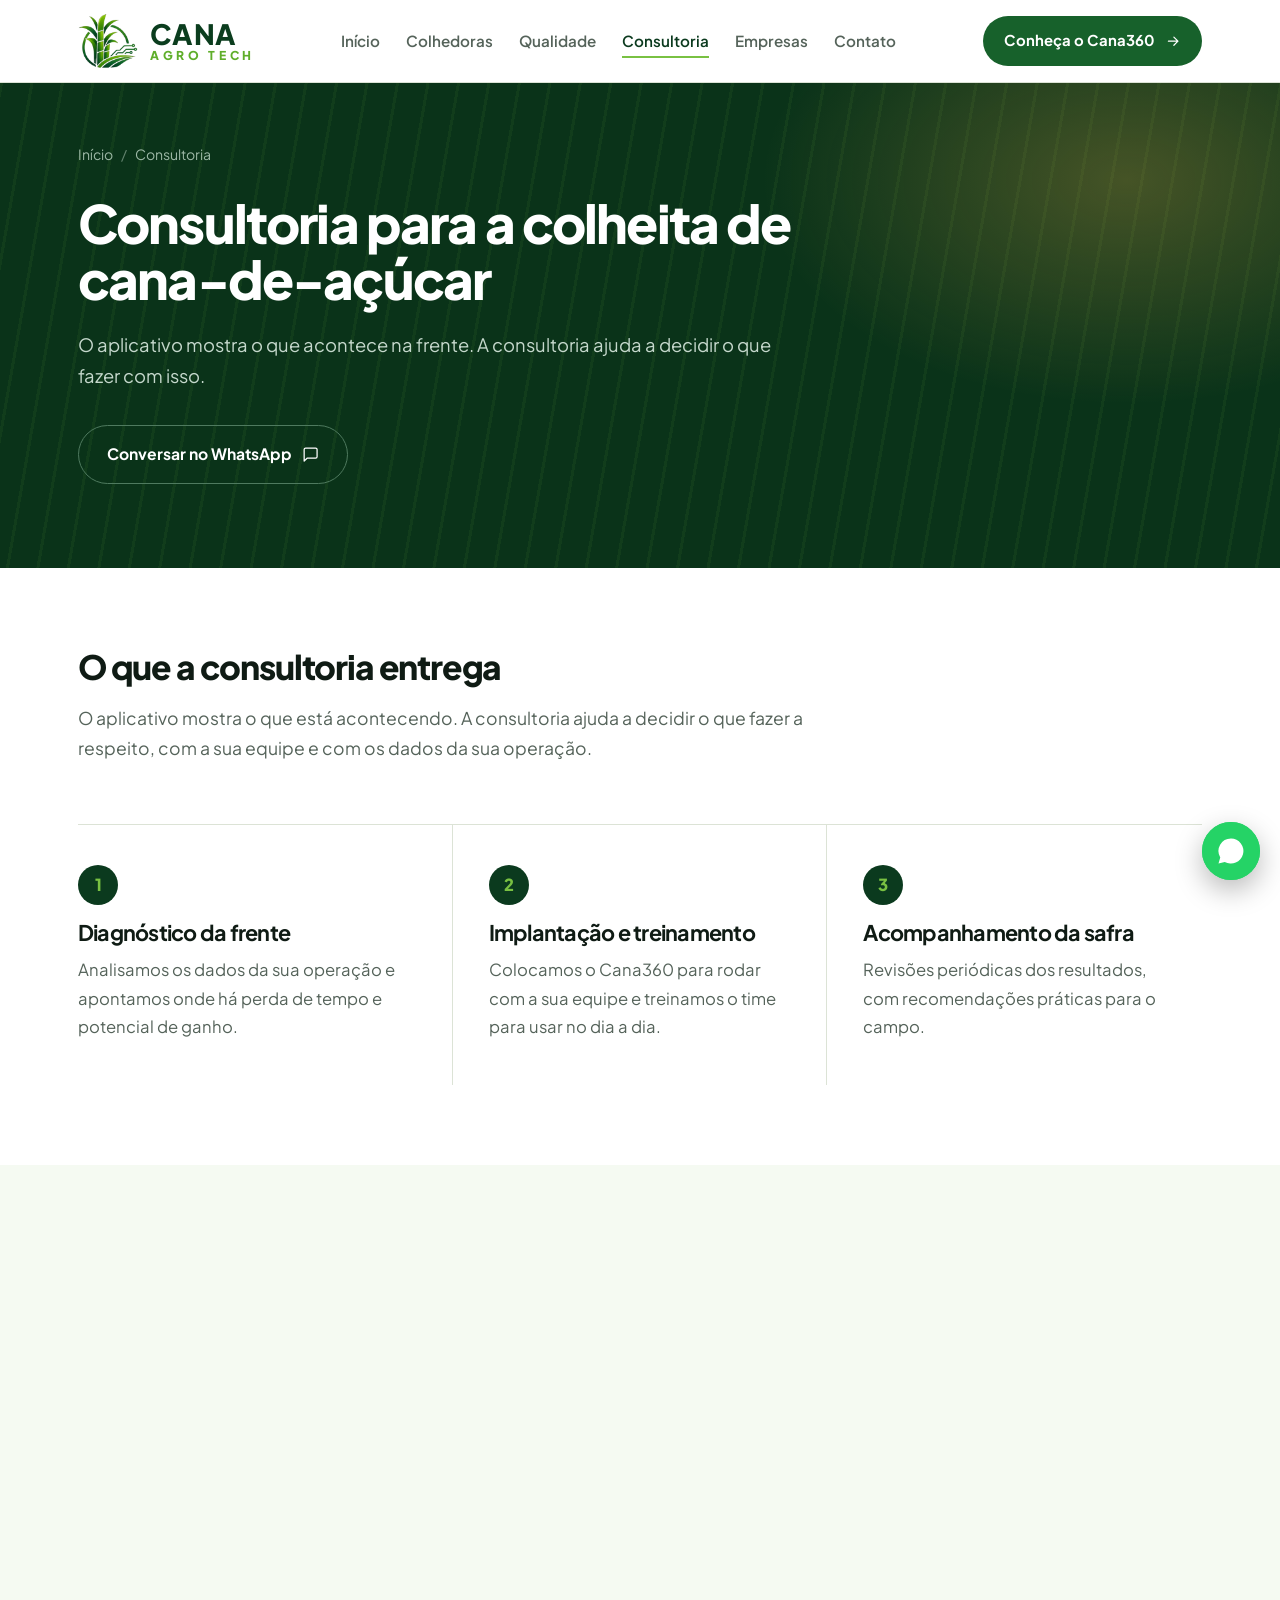
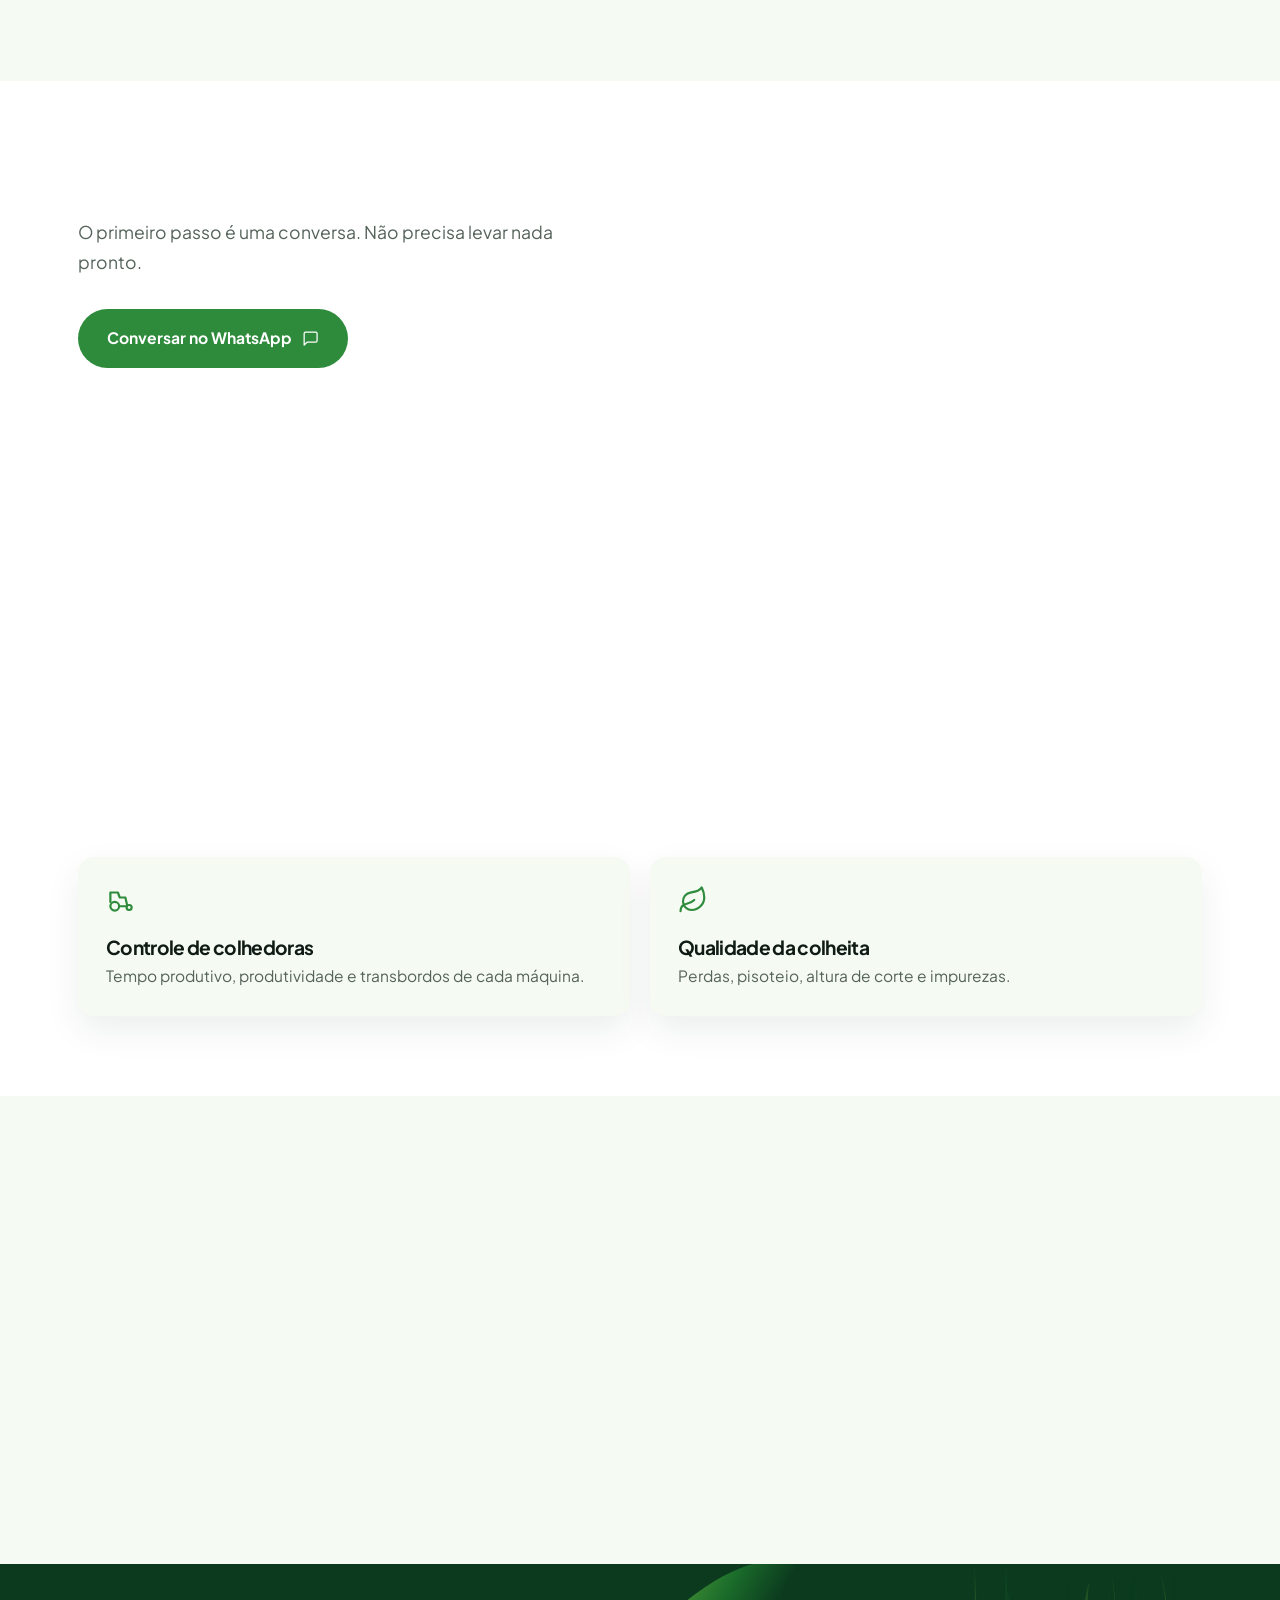
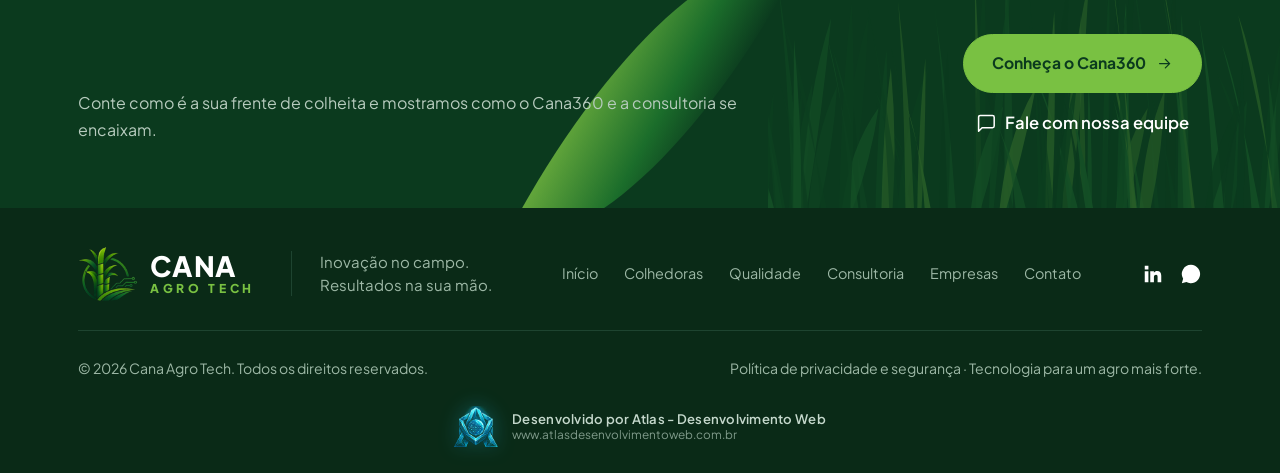
<file: consultoria/index.html>
<!DOCTYPE html>
<html lang="pt-BR">
<head>
<meta charset="utf-8">
<meta name="viewport" content="width=device-width, initial-scale=1">
<title>Consultoria para colheita de cana-de-açúcar | Cana Agro Tech</title>
<meta name="description" content="Diagnóstico da frente de colheita, implantação do Cana360 e acompanhamento da safra para usinas, fornecedores de cana e prestadores de serviço.">
<meta name="robots" content="index, follow, max-image-preview:large">
<link rel="canonical" href="https://www.canaagrotech.com.br/consultoria/">
<meta name="theme-color" content="#0D3520">
<meta property="og:type" content="website">
<meta property="og:url" content="https://www.canaagrotech.com.br/consultoria/">
<meta property="og:locale" content="pt_BR">
<meta property="og:site_name" content="Cana Agro Tech">
<meta property="og:title" content="Consultoria para colheita de cana-de-açúcar | Cana Agro Tech">
<meta property="og:description" content="Diagnóstico da frente de colheita, implantação do Cana360 e acompanhamento da safra para usinas, fornecedores de cana e prestadores de serviço.">
<meta property="og:image" content="https://www.canaagrotech.com.br/img/og-image.png">
<meta property="og:image:secure_url" content="https://www.canaagrotech.com.br/img/og-image.png">
<meta property="og:image:width" content="1200">
<meta property="og:image:height" content="630">
<meta name="twitter:card" content="summary_large_image">
<meta name="twitter:title" content="Consultoria para colheita de cana-de-açúcar | Cana Agro Tech">
<meta name="twitter:description" content="Diagnóstico da frente de colheita, implantação do Cana360 e acompanhamento da safra para usinas, fornecedores de cana e prestadores de serviço.">
<meta name="twitter:image" content="https://www.canaagrotech.com.br/img/og-image.png">
<link rel="icon" type="image/png" href="/img/favicon.png">
<link rel="preconnect" href="https://fonts.googleapis.com">
<link rel="preconnect" href="https://fonts.gstatic.com" crossorigin>
<link href="https://fonts.googleapis.com/css2?family=Plus+Jakarta+Sans:wght@400;500;600;700;800&display=swap" rel="stylesheet">
<script type="application/ld+json">
{"@context":"https://schema.org","@type":"BreadcrumbList","itemListElement":[{"@type":"ListItem","position":1,"name":"Início","item":"https://www.canaagrotech.com.br/"},{"@type":"ListItem","position":2,"name":"Consultoria","item":"https://www.canaagrotech.com.br/consultoria/"}]}
</script>
<script type="application/ld+json">
{"@context":"https://schema.org","@type":"Service","name":"Consultoria para colheita de cana-de-açúcar","serviceType":"Consultoria para colheita de cana-de-açúcar","description":"Diagnóstico da frente de colheita, implantação do Cana360 e acompanhamento da safra.","provider":{"@type":"Organization","name":"Cana Agro Tech","url":"https://www.canaagrotech.com.br/"}}
</script>
<script type="application/ld+json">
{"@context":"https://schema.org","@type":"FAQPage","mainEntity":[{"@type":"Question","name":"A consultoria é obrigatória para usar o app?","acceptedAnswer":{"@type":"Answer","text":"Não. Você pode usar o aplicativo sozinho. A consultoria é para quem quer apoio na implantação e na análise dos resultados."}},{"@type":"Question","name":"Para quem a consultoria é indicada?","acceptedAnswer":{"@type":"Answer","text":"Para usinas, fornecedores de cana e prestadores de serviço que querem apoio na implantação do Cana360 e na análise dos resultados da colheita."}},{"@type":"Question","name":"Quanto custa a consultoria?","acceptedAnswer":{"@type":"Answer","text":"Depende do tamanho da operação e do que você precisa. Fale com a nossa equipe e montamos uma proposta para a sua empresa."}}]}
</script>
<link rel="stylesheet" href="/css/style.css">
<link rel="stylesheet" href="/css/efeitos.css">
</head>
<body class="int">

<svg width="0" height="0" style="position:absolute" aria-hidden="true"><symbol id="i-zap" viewBox="0 0 24 24"><path d="M17.5 14.4c-.3-.1-1.7-.8-2-.9-.3-.1-.5-.1-.7.1-.2.3-.8.9-.9 1.1-.2.2-.3.2-.6.1-1.7-.8-2.8-1.5-3.9-3.4-.3-.5.3-.5.9-1.6.1-.2 0-.4 0-.5l-.9-2.1c-.2-.6-.5-.5-.7-.5h-.6c-.2 0-.5.1-.8.4-.3.3-1.1 1.1-1.1 2.6s1.1 3 1.3 3.2c.2.2 2.2 3.4 5.3 4.7 2 .8 2.7.9 3.7.7.6-.1 1.7-.7 2-1.4.2-.7.2-1.3.2-1.4-.1-.2-.3-.3-.6-.4zM12 2a10 10 0 0 0-8.6 15.1L2 22l5-1.3A10 10 0 1 0 12 2z"/></symbol><symbol id="i-ch" viewBox="0 0 24 24"><path d="M21 15a2 2 0 0 1-2 2H7l-4 4V5a2 2 0 0 1 2-2h14a2 2 0 0 1 2 2z"/></symbol><symbol id="i-arrow" viewBox="0 0 24 24"><path d="M5 12h14M13 6l6 6-6 6"/></symbol><symbol id="i-menu" viewBox="0 0 24 24"><path d="M4 7h16M4 12h16M4 17h16"/></symbol><symbol id="i-in" viewBox="0 0 24 24"><path d="M3 3h4v4H3zM3 9h4v12H3zM9 9h4v1.7c.8-1.3 2-2 3.6-2 3 0 4.4 1.9 4.4 5.2V21h-4v-6c0-1.4-.5-2.3-1.7-2.3S13 13.6 13 15v6H9z"/></symbol><symbol id="i-factory" viewBox="0 0 24 24"><path d="M2 20a2 2 0 0 0 2 2h16a2 2 0 0 0 2-2V8l-7 5V8l-7 5V4a2 2 0 0 0-2-2H4a2 2 0 0 0-2 2Z"/><path d="M17 18h1M12 18h1M7 18h1"/></symbol><symbol id="i-sprout" viewBox="0 0 24 24"><path d="M7 20h10M10 20c5.5-2.5.8-6.4 3-10"/><path d="M9.5 9.4c1.1.8 1.8 2.2 2.3 3.7-2 .4-3.5.4-4.8-.3-1.2-.6-2.3-1.9-3-4.2 2.8-.5 4.4 0 5.5.8z"/><path d="M14.1 6a7 7 0 0 0-1.1 4c1.9-.1 3.3-.6 4.3-1.4 1-1 1.6-2.3 1.7-4.6-2.7.1-4 1-4.9 2z"/></symbol><symbol id="i-truck" viewBox="0 0 24 24"><path d="M14 18V6a2 2 0 0 0-2-2H4a2 2 0 0 0-2 2v11a1 1 0 0 0 1 1h2"/><path d="M15 18H9"/><path d="M19 18h2a1 1 0 0 0 1-1v-3.65a1 1 0 0 0-.22-.62l-3.48-4.35A1 1 0 0 0 17.52 8H14"/><circle cx="17" cy="18" r="2"/><circle cx="7" cy="18" r="2"/></symbol><symbol id="i-tractor" viewBox="0 0 24 24"><circle cx="7" cy="17" r="3.5"/><circle cx="18.5" cy="18" r="2"/><path d="M3.5 13.5V6h6l1.5 4h4.5l1.5 6.5M10.5 17H16"/></symbol><symbol id="i-lf" viewBox="0 0 24 24"><path d="M11 20A7 7 0 0 1 9.8 6.1C15.5 5 17 4.48 19 2c1 2 2 4.18 2 8 0 5.5-4.78 10-10 10z"/><path d="M2 21c0-3 1.85-5.36 5.08-6C9.5 14.52 12 13 13 12"/></symbol></svg>

<header class="topo">
  <div class="wrap nav">
    <a class="logo" href="/" aria-label="Cana Agro Tech, voltar ao início">
      <img src="/img/logo.png" alt="Cana Agro Tech - Cana360" width="46" height="46">
      <span class="nm"><b>CANA</b><small>AGRO TECH</small></span>
    </a>
    <ul id="menu"><li><a href="/">Início</a></li><li><a href="/controle-de-colhedoras/">Colhedoras</a></li><li><a href="/qualidade-da-colheita/">Qualidade</a></li><li><a href="/consultoria/" aria-current="page">Consultoria</a></li><li><a href="/#empresas">Empresas</a></li><li><a href="/#mensagem">Contato</a></li></ul>
    <div class="nav-acoes">
      <a class="btn pre sm pill" href="https://app.canaagrotech.com.br" target="_blank" rel="noopener">Conheça o Cana360<svg class="ico"><use href="#i-arrow"/></svg></a>
      <button class="menu-btn" id="menu-btn" type="button" aria-label="Abrir menu" aria-expanded="false" aria-controls="menu"><svg class="ico"><use href="#i-menu"/></svg></button>
    </div>
  </div>
</header>

<main>
<section class="ph escura">
  <div class="wrap">
    <nav class="mig" aria-label="Você está em"><a href="/">Início</a><span aria-hidden="true">/</span><span>Consultoria</span></nav>
    <h1>Consultoria para a colheita de cana-de-açúcar</h1>
    <p class="sub">O aplicativo mostra o que acontece na frente. A consultoria ajuda a decidir o que fazer com isso.</p>
    <div class="botoes"><a class="btn vaz pill" href="https://wa.me/5517991890393?text=Ol%C3%A1%21%20Quero%20conversar%20sobre%20consultoria%20para%20a%20minha%20opera%C3%A7%C3%A3o%20de%20colheita." target="_blank" rel="noopener">Conversar no WhatsApp<svg class="ico"><use href="#i-ch"/></svg></a></div>
  </div>
</section>

<section class="art">
  <div class="wrap">
    <h2>O que a consultoria entrega</h2>
    <p class="intro">O aplicativo mostra o que está acontecendo. A consultoria ajuda a decidir o que fazer a respeito, com a sua equipe e com os dados da sua operação.</p>
    <div class="servs">
      <div><span class="n">1</span><h3>Diagnóstico da frente</h3><p>Analisamos os dados da sua operação e apontamos onde há perda de tempo e potencial de ganho.</p></div>
      <div><span class="n">2</span><h3>Implantação e treinamento</h3><p>Colocamos o Cana360 para rodar com a sua equipe e treinamos o time para usar no dia a dia.</p></div>
      <div><span class="n">3</span><h3>Acompanhamento da safra</h3><p>Revisões periódicas dos resultados, com recomendações práticas para o campo.</p></div>
    </div>
  </div>
</section>

<section class="papel">
  <div class="wrap">
    <h2>Para quem é</h2>
    <div class="publico">
      <div><svg class="ico"><use href="#i-factory"/></svg><h3>Usinas</h3><p>Mais visibilidade da operação de colheita e dos números de cada frente.</p></div>
      <div><svg class="ico"><use href="#i-sprout"/></svg><h3>Fornecedores de cana</h3><p>Controle da colheita da sua área, sem depender de planilhas.</p></div>
      <div><svg class="ico"><use href="#i-truck"/></svg><h3>Prestadores de serviço</h3><p>Acompanhamento das máquinas e relatórios claros para o contratante.</p></div>
    </div>
  </div>
</section>

<section class="art">
  <div class="wrap dois">
    <div>
      <h2>Como começa</h2>
      <p class="intro">O primeiro passo é uma conversa. Não precisa levar nada pronto.</p>
      <div class="botoes"><a class="btn pre pill" href="https://wa.me/5517991890393?text=Ol%C3%A1%21%20Quero%20conversar%20sobre%20consultoria%20para%20a%20minha%20opera%C3%A7%C3%A3o%20de%20colheita." target="_blank" rel="noopener">Conversar no WhatsApp<svg class="ico"><use href="#i-ch"/></svg></a></div>
    </div>
    <ol class="passos">
      <li><div><h3>Conversa inicial</h3><p>Você conta quantas colhedoras e transbordos tem, quantos turnos trabalham e onde sente que perde tempo.</p></div></li>
      <li><div><h3>Diagnóstico</h3><p>Analisamos os dados da frente e mostramos onde estão as perdas e os ganhos possíveis.</p></div></li>
      <li><div><h3>Plano e acompanhamento</h3><p>Combinamos as ações com a sua equipe e revisamos os resultados ao longo da safra.</p></div></li>
    </ol>
  </div>
</section><section class="art"><div class="wrap"><h2>Continue lendo</h2><div class="rel"><a href="/controle-de-colhedoras/"><svg class="ico"><use href="#i-tractor"/></svg><h3>Controle de colhedoras</h3><p>Tempo produtivo, produtividade e transbordos de cada máquina.</p></a><a href="/qualidade-da-colheita/"><svg class="ico"><use href="#i-lf"/></svg><h3>Qualidade da colheita</h3><p>Perdas, pisoteio, altura de corte e impurezas.</p></a></div></div></section>

<section class="faq-sec">
  <div class="wrap">
    <h2>Perguntas frequentes</h2>
    <div class="faq"><details><summary>A consultoria é obrigatória para usar o app?</summary><p>Não. Você pode usar o aplicativo sozinho. A consultoria é para quem quer apoio na implantação e na análise dos resultados.</p></details><details><summary>Para quem a consultoria é indicada?</summary><p>Para usinas, fornecedores de cana e prestadores de serviço que querem apoio na implantação do Cana360 e na análise dos resultados da colheita.</p></details><details><summary>Quanto custa a consultoria?</summary><p>Depende do tamanho da operação e do que você precisa. Fale com a nossa equipe e montamos uma proposta para a sua empresa.</p></details></div>
  </div>
</section>

<section class="cta escura">
  <div class="wrap cta-grid">
    <div><h2>Leve sua operação para um novo nível</h2><p class="intro">Conte como é a sua frente de colheita e mostramos como o Cana360 e a consultoria se encaixam.</p></div>
    <div class="cta-bt"><a class="btn pre pill" href="https://app.canaagrotech.com.br" target="_blank" rel="noopener">Conheça o Cana360<svg class="ico"><use href="#i-arrow"/></svg></a>
    <a class="lk" href="https://wa.me/5517991890393?text=Ol%C3%A1%21%20Quero%20conhecer%20a%20Cana%20Agro%20Tech." target="_blank" rel="noopener"><svg class="ico"><use href="#i-ch"/></svg>Fale com nossa equipe</a></div>
  </div>
</section>
</main>

<footer>
  <div class="wrap">
    <div class="rodape">
      <a class="logo" href="/"><img src="/img/logo.png" alt="Cana Agro Tech - Cana360" width="46" height="46"><span class="nm"><b>CANA</b><small>AGRO TECH</small></span></a>
      <p class="tg">Inovação no campo. Resultados na sua mão.</p>
      <nav aria-label="Rodapé"><a href="/">Início</a><a href="/controle-de-colhedoras/">Colhedoras</a><a href="/qualidade-da-colheita/">Qualidade</a><a href="/consultoria/">Consultoria</a><a href="/#empresas">Empresas</a><a href="/#mensagem">Contato</a></nav>
      <div class="soc"><a href="https://www.linkedin.com/in/fabio-parreira-0b097a136" aria-label="LinkedIn"><svg class="ico cheio"><use href="#i-in"/></svg></a><a href="https://wa.me/5517991890393" target="_blank" rel="noopener" aria-label="WhatsApp"><svg class="ico cheio"><use href="#i-zap"/></svg></a></div>
    </div>
    <div class="legal">
      <span>© <span id="ano">2026</span> Cana Agro Tech. Todos os direitos reservados.</span>
      <span><a href="https://app.canaagrotech.com.br/politica.html" target="_blank" rel="noopener">Política de privacidade e segurança</a> · Tecnologia para um agro mais forte.</span>
    </div>
    <a class="dev" href="https://www.atlasdesenvolvimentoweb.com.br" target="_blank" rel="noopener" aria-label="Desenvolvido por Atlas - Desenvolvimento Web">
      <img src="/img/atlas-logo.png" alt="Logo Atlas Desenvolvimento Web" width="256" height="235" loading="lazy">
      <span class="dev-txt"><strong>Desenvolvido por Atlas - Desenvolvimento Web</strong><em>www.atlasdesenvolvimentoweb.com.br</em></span>
    </a>
  </div>
</footer>
<a class="zap" href="https://wa.me/5517991890393?text=Ol%C3%A1%21%20Quero%20conhecer%20a%20Cana%20Agro%20Tech." target="_blank" rel="noopener" aria-label="Falar no WhatsApp"><svg class="ico cheio"><use href="#i-zap"/></svg></a>

<script src="/js/efeitos.js"></script>
<script src="/js/main.js"></script>
</body>
</html>
</file>
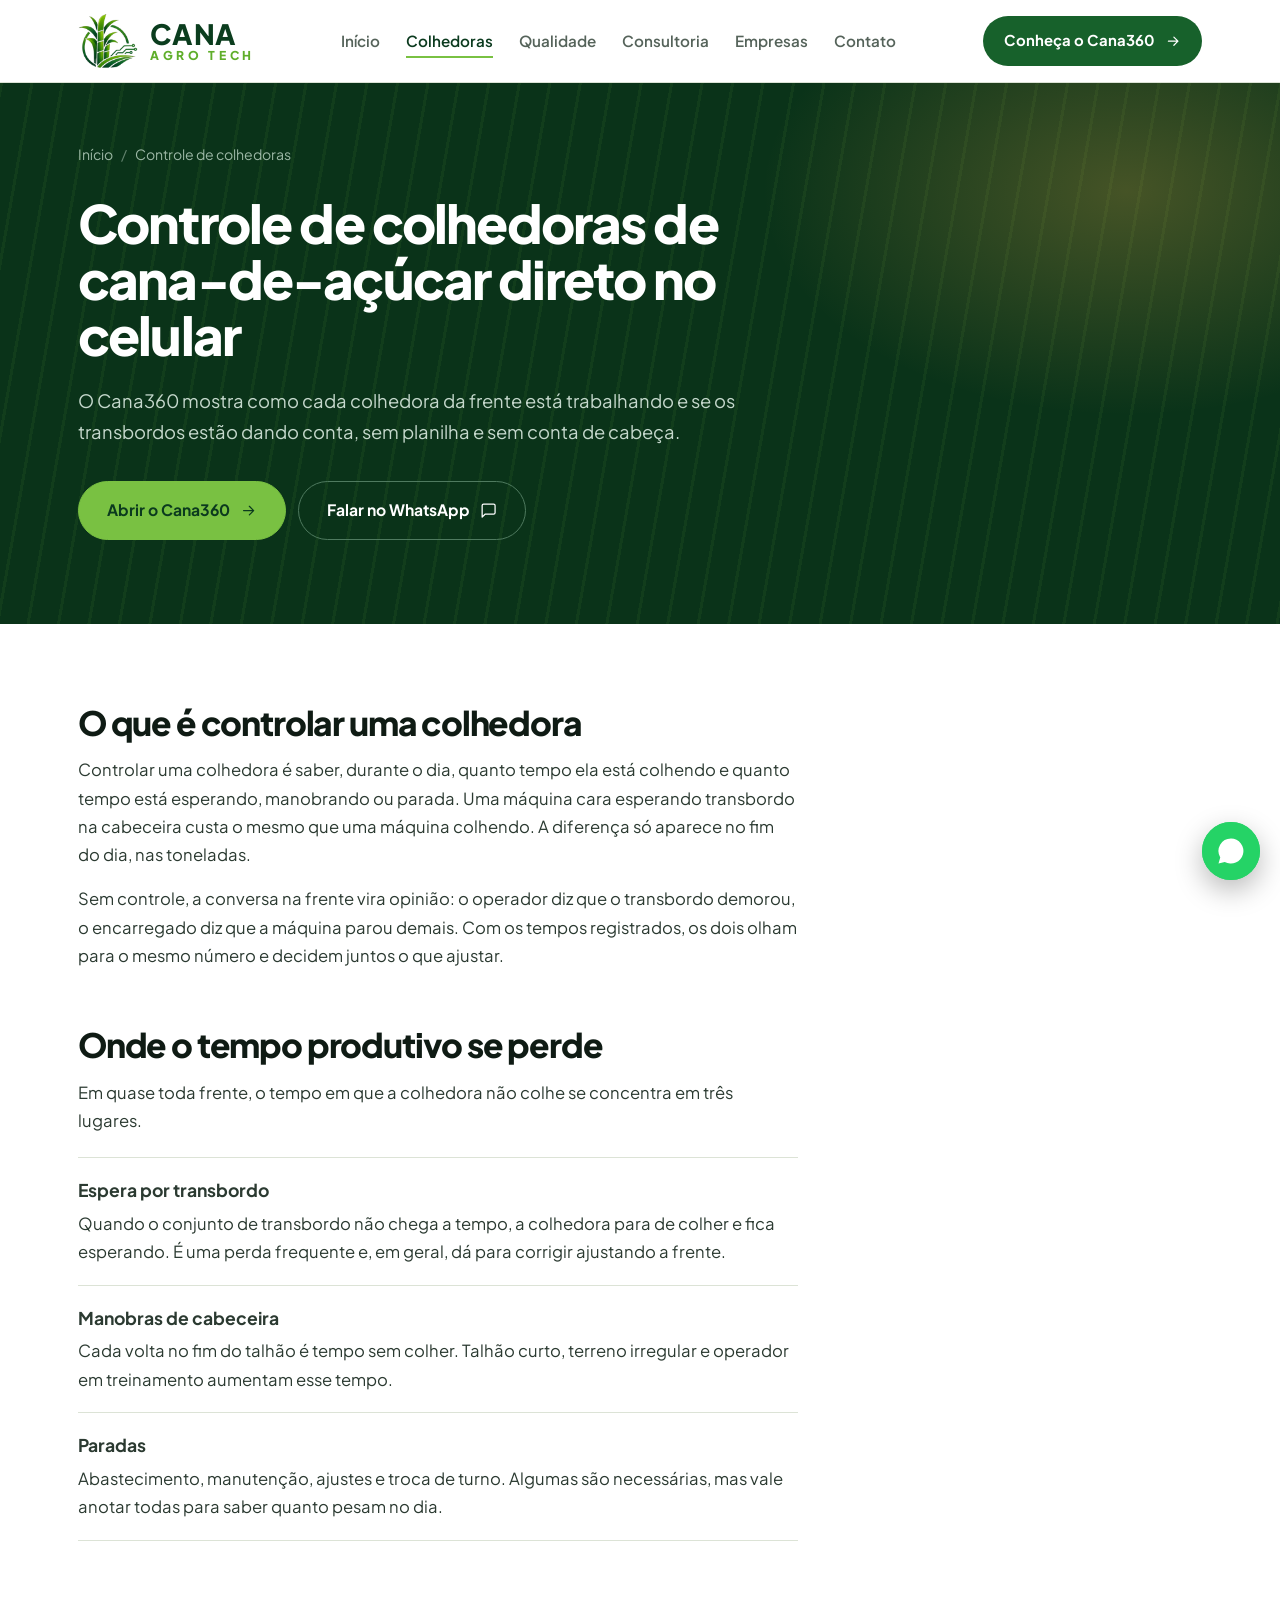
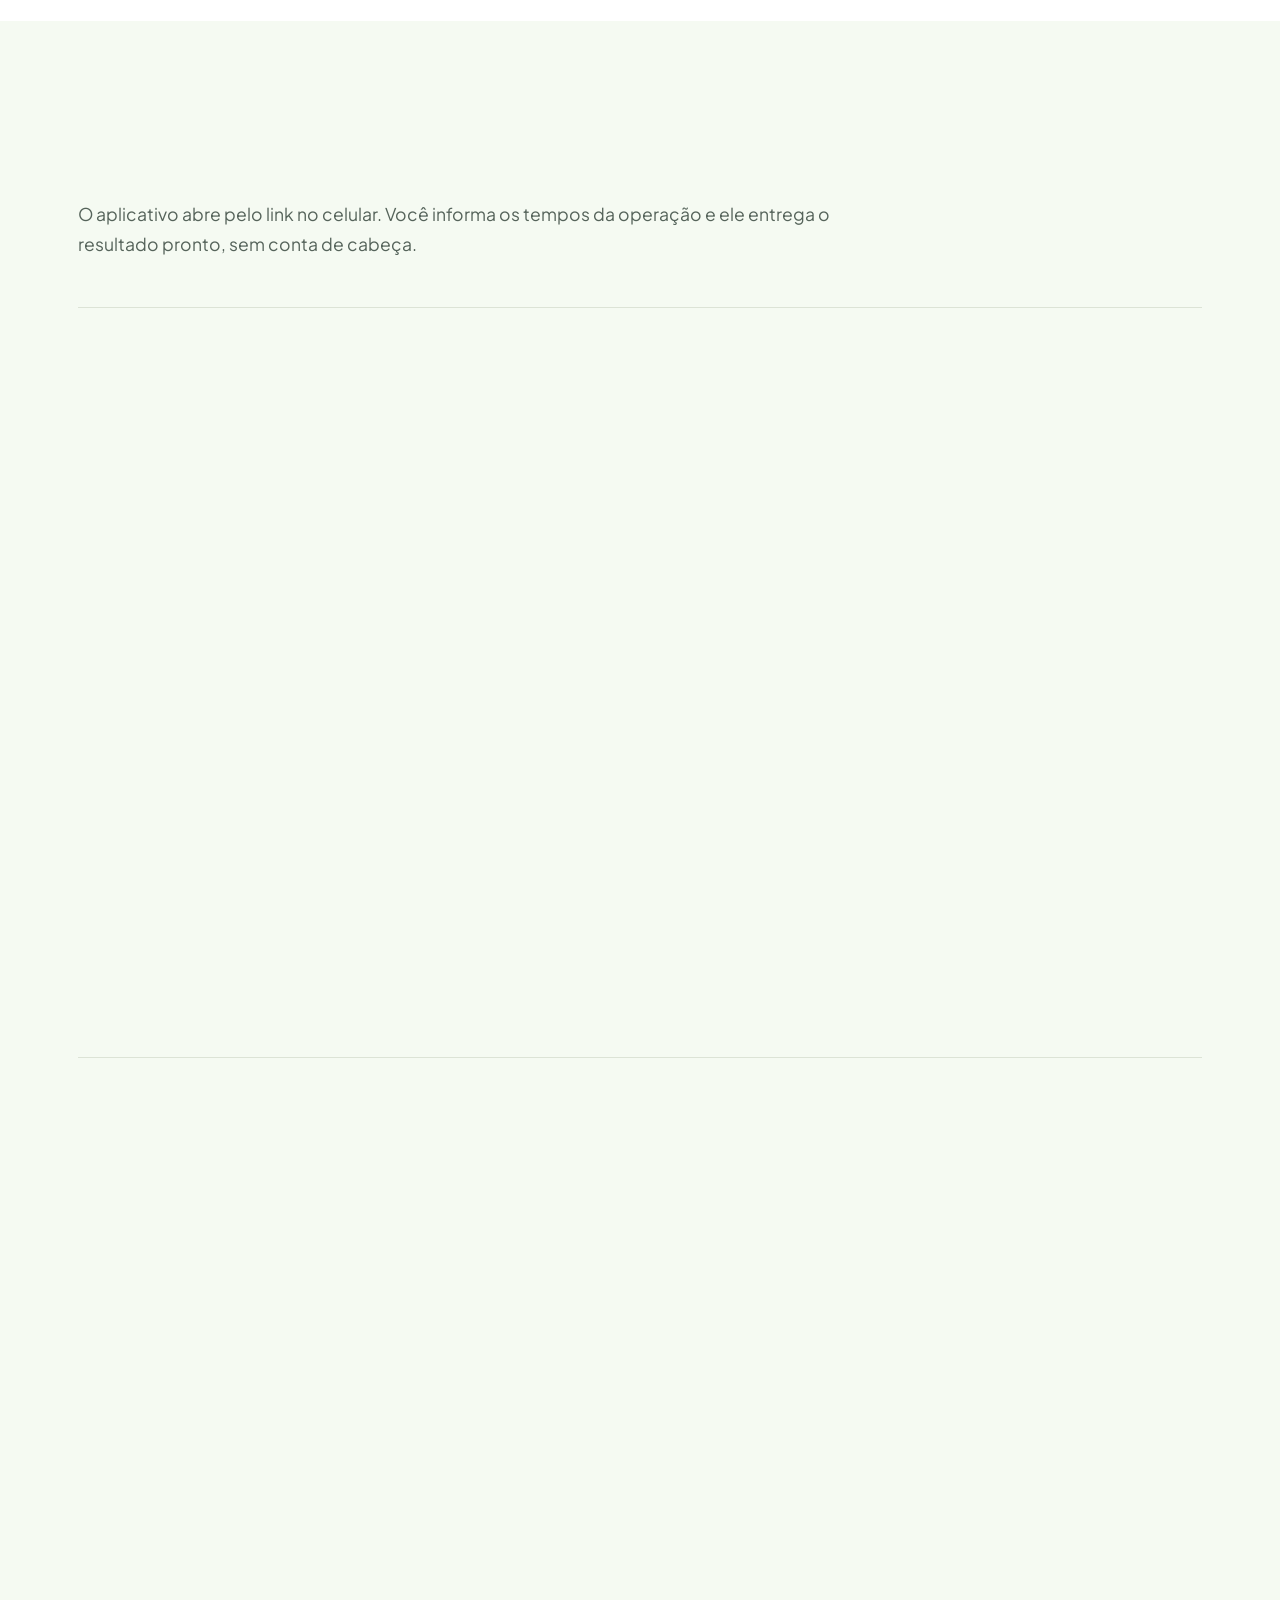
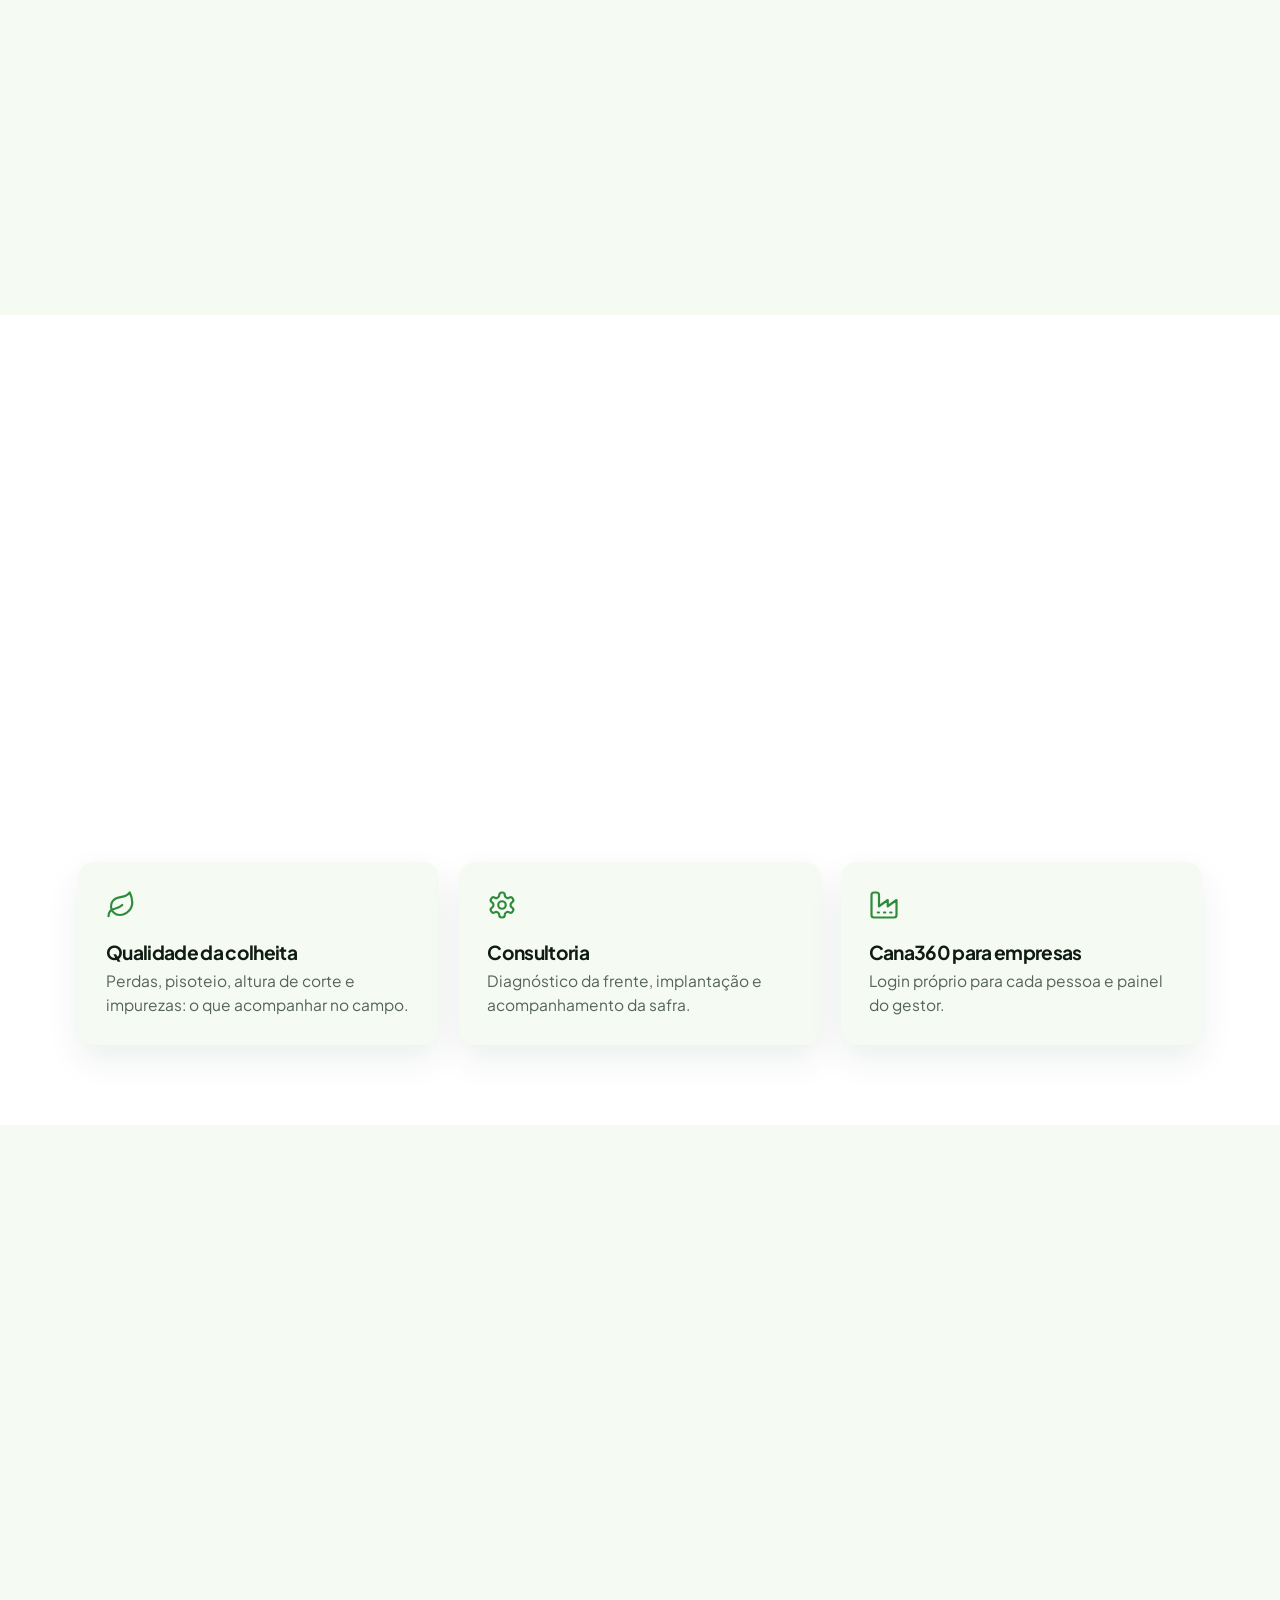
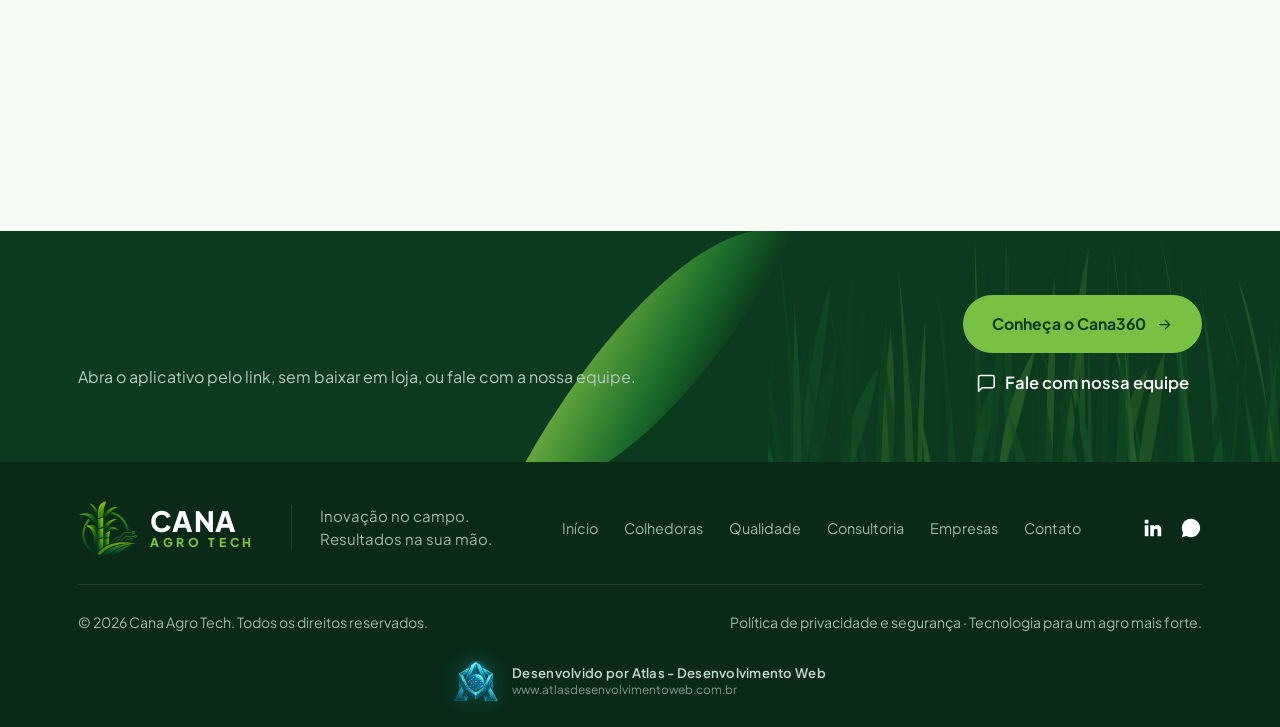
<file: controle-de-colhedoras/index.html>
<!DOCTYPE html>
<html lang="pt-BR">
<head>
<meta charset="utf-8">
<meta name="viewport" content="width=device-width, initial-scale=1">
<title>Controle de colhedoras de cana: app Cana360 | Cana Agro Tech</title>
<meta name="description" content="Controle o tempo produtivo, a produtividade e os transbordos de cada colhedora de cana direto no celular. Conheça o aplicativo Cana360.">
<meta name="robots" content="index, follow, max-image-preview:large">
<link rel="canonical" href="https://www.canaagrotech.com.br/controle-de-colhedoras/">
<meta name="theme-color" content="#0D3520">
<meta property="og:type" content="website">
<meta property="og:url" content="https://www.canaagrotech.com.br/controle-de-colhedoras/">
<meta property="og:locale" content="pt_BR">
<meta property="og:site_name" content="Cana Agro Tech">
<meta property="og:title" content="Controle de colhedoras de cana: app Cana360 | Cana Agro Tech">
<meta property="og:description" content="Controle o tempo produtivo, a produtividade e os transbordos de cada colhedora de cana direto no celular. Conheça o aplicativo Cana360.">
<meta property="og:image" content="https://www.canaagrotech.com.br/img/og-image.png">
<meta property="og:image:secure_url" content="https://www.canaagrotech.com.br/img/og-image.png">
<meta property="og:image:width" content="1200">
<meta property="og:image:height" content="630">
<meta name="twitter:card" content="summary_large_image">
<meta name="twitter:title" content="Controle de colhedoras de cana: app Cana360 | Cana Agro Tech">
<meta name="twitter:description" content="Controle o tempo produtivo, a produtividade e os transbordos de cada colhedora de cana direto no celular. Conheça o aplicativo Cana360.">
<meta name="twitter:image" content="https://www.canaagrotech.com.br/img/og-image.png">
<link rel="icon" type="image/png" href="/img/favicon.png">
<link rel="preconnect" href="https://fonts.googleapis.com">
<link rel="preconnect" href="https://fonts.gstatic.com" crossorigin>
<link href="https://fonts.googleapis.com/css2?family=Plus+Jakarta+Sans:wght@400;500;600;700;800&display=swap" rel="stylesheet">
<script type="application/ld+json">
{"@context":"https://schema.org","@type":"BreadcrumbList","itemListElement":[{"@type":"ListItem","position":1,"name":"Início","item":"https://www.canaagrotech.com.br/"},{"@type":"ListItem","position":2,"name":"Controle de colhedoras","item":"https://www.canaagrotech.com.br/controle-de-colhedoras/"}]}
</script>
<script type="application/ld+json">
{"@context":"https://schema.org","@type":"SoftwareApplication","name":"Cana360","applicationCategory":"BusinessApplication","operatingSystem":"Web, Android, iOS","url":"https://app.canaagrotech.com.br","description":"Aplicativo de controle de colhedoras de cana-de-açúcar: produtividade, transbordos, capacidade produtiva e previsão de término da colheita.","inLanguage":"pt-BR","publisher":{"@type":"Organization","name":"Cana Agro Tech","url":"https://www.canaagrotech.com.br/"}}
</script>
<script type="application/ld+json">
{"@context":"https://schema.org","@type":"FAQPage","mainEntity":[{"@type":"Question","name":"Como controlar o tempo produtivo da colhedora de cana?","acceptedAnswer":{"@type":"Answer","text":"Registre os tempos da operação durante o dia e acompanhe quanto cada colhedora colhe e quanto espera ou para. No Cana360 você informa os tempos pelo celular e o aplicativo entrega o resultado pronto."}},{"@type":"Question","name":"Como saber quantos transbordos cada colhedora precisa?","acceptedAnswer":{"@type":"Answer","text":"No Cana360 você informa o tempo de carregamento e o ciclo de cada colhedora. O aplicativo calcula a relação entre eles e mostra, com uma cor, como cada máquina está sendo atendida."}},{"@type":"Question","name":"O Cana360 serve para usina, fornecedor e prestador de serviço?","acceptedAnswer":{"@type":"Answer","text":"Sim. Usinas acompanham a colheita de cada frente, fornecedores controlam a colheita da própria área e prestadores acompanham as máquinas com relatórios claros para o contratante."}},{"@type":"Question","name":"Consigo levar os números para uma reunião?","acceptedAnswer":{"@type":"Answer","text":"Sim. O aplicativo gera um relatório em PDF com o resumo das colhedoras."}},{"@type":"Question","name":"Preciso baixar o aplicativo em uma loja?","acceptedAnswer":{"@type":"Answer","text":"Não. O Cana360 abre pelo link no celular e pode ser instalado na tela inicial, como qualquer aplicativo."}},{"@type":"Question","name":"Quanto custa o Cana360?","acceptedAnswer":{"@type":"Answer","text":"Fale com a nossa equipe para saber os valores. Empresas têm teste grátis de 3 dias, sem cartão de crédito."}}]}
</script>
<link rel="stylesheet" href="/css/style.css">
<link rel="stylesheet" href="/css/efeitos.css">
</head>
<body class="int">

<svg width="0" height="0" style="position:absolute" aria-hidden="true"><symbol id="i-zap" viewBox="0 0 24 24"><path d="M17.5 14.4c-.3-.1-1.7-.8-2-.9-.3-.1-.5-.1-.7.1-.2.3-.8.9-.9 1.1-.2.2-.3.2-.6.1-1.7-.8-2.8-1.5-3.9-3.4-.3-.5.3-.5.9-1.6.1-.2 0-.4 0-.5l-.9-2.1c-.2-.6-.5-.5-.7-.5h-.6c-.2 0-.5.1-.8.4-.3.3-1.1 1.1-1.1 2.6s1.1 3 1.3 3.2c.2.2 2.2 3.4 5.3 4.7 2 .8 2.7.9 3.7.7.6-.1 1.7-.7 2-1.4.2-.7.2-1.3.2-1.4-.1-.2-.3-.3-.6-.4zM12 2a10 10 0 0 0-8.6 15.1L2 22l5-1.3A10 10 0 1 0 12 2z"/></symbol><symbol id="i-ch" viewBox="0 0 24 24"><path d="M21 15a2 2 0 0 1-2 2H7l-4 4V5a2 2 0 0 1 2-2h14a2 2 0 0 1 2 2z"/></symbol><symbol id="i-arrow" viewBox="0 0 24 24"><path d="M5 12h14M13 6l6 6-6 6"/></symbol><symbol id="i-menu" viewBox="0 0 24 24"><path d="M4 7h16M4 12h16M4 17h16"/></symbol><symbol id="i-in" viewBox="0 0 24 24"><path d="M3 3h4v4H3zM3 9h4v12H3zM9 9h4v1.7c.8-1.3 2-2 3.6-2 3 0 4.4 1.9 4.4 5.2V21h-4v-6c0-1.4-.5-2.3-1.7-2.3S13 13.6 13 15v6H9z"/></symbol><symbol id="i-lf" viewBox="0 0 24 24"><path d="M11 20A7 7 0 0 1 9.8 6.1C15.5 5 17 4.48 19 2c1 2 2 4.18 2 8 0 5.5-4.78 10-10 10z"/><path d="M2 21c0-3 1.85-5.36 5.08-6C9.5 14.52 12 13 13 12"/></symbol><symbol id="i-gear" viewBox="0 0 24 24"><circle cx="12" cy="12" r="3"/><path d="M12.22 2h-.44a2 2 0 0 0-2 2v.18a2 2 0 0 1-1 1.73l-.43.25a2 2 0 0 1-2 0l-.15-.08a2 2 0 0 0-2.73.73l-.22.38a2 2 0 0 0 .73 2.73l.15.1a2 2 0 0 1 1 1.72v.51a2 2 0 0 1-1 1.74l-.15.09a2 2 0 0 0-.73 2.73l.22.38a2 2 0 0 0 2.73.73l.15-.08a2 2 0 0 1 2 0l.43.25a2 2 0 0 1 1 1.73V20a2 2 0 0 0 2 2h.44a2 2 0 0 0 2-2v-.18a2 2 0 0 1 1-1.73l.43-.25a2 2 0 0 1 2 0l.15.08a2 2 0 0 0 2.73-.73l.22-.39a2 2 0 0 0-.73-2.73l-.15-.08a2 2 0 0 1-1-1.74v-.5a2 2 0 0 1 1-1.74l.15-.09a2 2 0 0 0 .73-2.73l-.22-.38a2 2 0 0 0-2.73-.73l-.15.08a2 2 0 0 1-2 0l-.43-.25a2 2 0 0 1-1-1.73V4a2 2 0 0 0-2-2z"/></symbol><symbol id="i-factory" viewBox="0 0 24 24"><path d="M2 20a2 2 0 0 0 2 2h16a2 2 0 0 0 2-2V8l-7 5V8l-7 5V4a2 2 0 0 0-2-2H4a2 2 0 0 0-2 2Z"/><path d="M17 18h1M12 18h1M7 18h1"/></symbol></svg>

<header class="topo">
  <div class="wrap nav">
    <a class="logo" href="/" aria-label="Cana Agro Tech, voltar ao início">
      <img src="/img/logo.png" alt="Cana Agro Tech - Cana360" width="46" height="46">
      <span class="nm"><b>CANA</b><small>AGRO TECH</small></span>
    </a>
    <ul id="menu"><li><a href="/">Início</a></li><li><a href="/controle-de-colhedoras/" aria-current="page">Colhedoras</a></li><li><a href="/qualidade-da-colheita/">Qualidade</a></li><li><a href="/consultoria/">Consultoria</a></li><li><a href="/#empresas">Empresas</a></li><li><a href="/#mensagem">Contato</a></li></ul>
    <div class="nav-acoes">
      <a class="btn pre sm pill" href="https://app.canaagrotech.com.br" target="_blank" rel="noopener">Conheça o Cana360<svg class="ico"><use href="#i-arrow"/></svg></a>
      <button class="menu-btn" id="menu-btn" type="button" aria-label="Abrir menu" aria-expanded="false" aria-controls="menu"><svg class="ico"><use href="#i-menu"/></svg></button>
    </div>
  </div>
</header>

<main>
<section class="ph escura">
  <div class="wrap">
    <nav class="mig" aria-label="Você está em"><a href="/">Início</a><span aria-hidden="true">/</span><span>Controle de colhedoras</span></nav>
    <h1>Controle de colhedoras de cana-de-açúcar direto no celular</h1>
    <p class="sub">O Cana360 mostra como cada colhedora da frente está trabalhando e se os transbordos estão dando conta, sem planilha e sem conta de cabeça.</p>
    <div class="botoes"><a class="btn pre pill" href="https://app.canaagrotech.com.br" target="_blank" rel="noopener">Abrir o Cana360<svg class="ico"><use href="#i-arrow"/></svg></a><a class="btn vaz pill" href="https://wa.me/5517991890393?text=Ol%C3%A1%21%20Quero%20conhecer%20o%20Cana360%20para%20controle%20de%20colhedoras." target="_blank" rel="noopener">Falar no WhatsApp<svg class="ico"><use href="#i-ch"/></svg></a></div>
  </div>
</section>

<section class="art">
  <div class="wrap"><div class="col">
    <h2>O que é controlar uma colhedora</h2>
    <p>Controlar uma colhedora é saber, durante o dia, quanto tempo ela está colhendo e quanto tempo está esperando, manobrando ou parada. Uma máquina cara esperando transbordo na cabeceira custa o mesmo que uma máquina colhendo. A diferença só aparece no fim do dia, nas toneladas.</p>
    <p>Sem controle, a conversa na frente vira opinião: o operador diz que o transbordo demorou, o encarregado diz que a máquina parou demais. Com os tempos registrados, os dois olham para o mesmo número e decidem juntos o que ajustar.</p>
    <h2>Onde o tempo produtivo se perde</h2>
    <p>Em quase toda frente, o tempo em que a colhedora não colhe se concentra em três lugares.</p>
    <ul class="pts">
      <li><b>Espera por transbordo</b>Quando o conjunto de transbordo não chega a tempo, a colhedora para de colher e fica esperando. É uma perda frequente e, em geral, dá para corrigir ajustando a frente.</li>
      <li><b>Manobras de cabeceira</b>Cada volta no fim do talhão é tempo sem colher. Talhão curto, terreno irregular e operador em treinamento aumentam esse tempo.</li>
      <li><b>Paradas</b>Abastecimento, manutenção, ajustes e troca de turno. Algumas são necessárias, mas vale anotar todas para saber quanto pesam no dia.</li>
    </ul>
  </div></div>
</section>

<section class="papel" id="telas">
  <div class="wrap">
    <h2>Como o Cana360 mostra isso</h2>
    <p class="intro">O aplicativo abre pelo link no celular. Você informa os tempos da operação e ele entrega o resultado pronto, sem conta de cabeça.</p>
    <div class="tela">
      <div class="cel"><div class="shot s-col" role="img" aria-label="Tela de colhedoras do Cana360"></div></div>
      <div class="txt"><h3>Toda a frota em uma tela.</h3><p>Veja cada colhedora, a produtividade em toneladas por hora e a cor que indica como ela está.</p>
        <ul><li>Cadastro simples de colhedoras</li><li>Totais da frente atualizados na hora</li><li>Legenda de cores sempre à vista</li></ul></div>
    </div>
    <div class="tela inv">
      <div class="cel"><div class="shot s-tempo" role="img" aria-label="Tela de tempo de colheita do Cana360"></div></div>
      <div class="txt"><h3>Quando a área termina.</h3><p>Informe os hectares e as máquinas da área. O aplicativo mostra a previsão de término e quantos dias de colheita faltam.</p>
        <ul><li>Previsão com data e hora de Brasília</li><li>Horas e dias de colheita</li><li>Hectares por hora da frente</li></ul></div>
    </div>
  </div>
</section>

<section class="art">
  <div class="wrap"><div class="col">
    <h2>Transbordos: quantos a frente precisa</h2>
    <p>Cada colhedora pede uma quantidade diferente de transbordos, porque o tempo que ela leva para encher um transbordo e o tempo que o conjunto leva para descarregar e voltar mudam de máquina para máquina e de talhão para talhão.</p>
    <p>Com poucos transbordos, a colhedora espera. Com transbordos demais, você mantém equipamento e gente que a frente não precisava. O Cana360 transforma essa relação em uma cor para cada colhedora, para você ajustar a frente sem fazer conta.</p>
  </div></div>
</section><section class="art"><div class="wrap"><h2>Continue lendo</h2><div class="rel"><a href="/qualidade-da-colheita/"><svg class="ico"><use href="#i-lf"/></svg><h3>Qualidade da colheita</h3><p>Perdas, pisoteio, altura de corte e impurezas: o que acompanhar no campo.</p></a><a href="/consultoria/"><svg class="ico"><use href="#i-gear"/></svg><h3>Consultoria</h3><p>Diagnóstico da frente, implantação e acompanhamento da safra.</p></a><a href="/#empresas"><svg class="ico"><use href="#i-factory"/></svg><h3>Cana360 para empresas</h3><p>Login próprio para cada pessoa e painel do gestor.</p></a></div></div></section>

<section class="faq-sec">
  <div class="wrap">
    <h2>Perguntas frequentes</h2>
    <div class="faq"><details><summary>Como controlar o tempo produtivo da colhedora de cana?</summary><p>Registre os tempos da operação durante o dia e acompanhe quanto cada colhedora colhe e quanto espera ou para. No Cana360 você informa os tempos pelo celular e o aplicativo entrega o resultado pronto.</p></details><details><summary>Como saber quantos transbordos cada colhedora precisa?</summary><p>No Cana360 você informa o tempo de carregamento e o ciclo de cada colhedora. O aplicativo calcula a relação entre eles e mostra, com uma cor, como cada máquina está sendo atendida.</p></details><details><summary>O Cana360 serve para usina, fornecedor e prestador de serviço?</summary><p>Sim. Usinas acompanham a colheita de cada frente, fornecedores controlam a colheita da própria área e prestadores acompanham as máquinas com relatórios claros para o contratante.</p></details><details><summary>Consigo levar os números para uma reunião?</summary><p>Sim. O aplicativo gera um relatório em PDF com o resumo das colhedoras.</p></details><details><summary>Preciso baixar o aplicativo em uma loja?</summary><p>Não. O Cana360 abre pelo link no celular e pode ser instalado na tela inicial, como qualquer aplicativo.</p></details><details><summary>Quanto custa o Cana360?</summary><p>Fale com a nossa equipe para saber os valores. Empresas têm teste grátis de 3 dias, sem cartão de crédito.</p></details></div>
  </div>
</section>

<section class="cta escura">
  <div class="wrap cta-grid">
    <div><h2>Teste o Cana360 na sua frente de colheita</h2><p class="intro">Abra o aplicativo pelo link, sem baixar em loja, ou fale com a nossa equipe.</p></div>
    <div class="cta-bt"><a class="btn pre pill" href="https://app.canaagrotech.com.br" target="_blank" rel="noopener">Conheça o Cana360<svg class="ico"><use href="#i-arrow"/></svg></a>
    <a class="lk" href="https://wa.me/5517991890393?text=Ol%C3%A1%21%20Quero%20conhecer%20a%20Cana%20Agro%20Tech." target="_blank" rel="noopener"><svg class="ico"><use href="#i-ch"/></svg>Fale com nossa equipe</a></div>
  </div>
</section>
</main>

<footer>
  <div class="wrap">
    <div class="rodape">
      <a class="logo" href="/"><img src="/img/logo.png" alt="Cana Agro Tech - Cana360" width="46" height="46"><span class="nm"><b>CANA</b><small>AGRO TECH</small></span></a>
      <p class="tg">Inovação no campo. Resultados na sua mão.</p>
      <nav aria-label="Rodapé"><a href="/">Início</a><a href="/controle-de-colhedoras/">Colhedoras</a><a href="/qualidade-da-colheita/">Qualidade</a><a href="/consultoria/">Consultoria</a><a href="/#empresas">Empresas</a><a href="/#mensagem">Contato</a></nav>
      <div class="soc"><a href="https://www.linkedin.com/in/fabio-parreira-0b097a136" aria-label="LinkedIn"><svg class="ico cheio"><use href="#i-in"/></svg></a><a href="https://wa.me/5517991890393" target="_blank" rel="noopener" aria-label="WhatsApp"><svg class="ico cheio"><use href="#i-zap"/></svg></a></div>
    </div>
    <div class="legal">
      <span>© <span id="ano">2026</span> Cana Agro Tech. Todos os direitos reservados.</span>
      <span><a href="https://app.canaagrotech.com.br/politica.html" target="_blank" rel="noopener">Política de privacidade e segurança</a> · Tecnologia para um agro mais forte.</span>
    </div>
    <a class="dev" href="https://www.atlasdesenvolvimentoweb.com.br" target="_blank" rel="noopener" aria-label="Desenvolvido por Atlas - Desenvolvimento Web">
      <img src="/img/atlas-logo.png" alt="Logo Atlas Desenvolvimento Web" width="256" height="235" loading="lazy">
      <span class="dev-txt"><strong>Desenvolvido por Atlas - Desenvolvimento Web</strong><em>www.atlasdesenvolvimentoweb.com.br</em></span>
    </a>
  </div>
</footer>
<a class="zap" href="https://wa.me/5517991890393?text=Ol%C3%A1%21%20Quero%20conhecer%20a%20Cana%20Agro%20Tech." target="_blank" rel="noopener" aria-label="Falar no WhatsApp"><svg class="ico cheio"><use href="#i-zap"/></svg></a>

<script src="/js/efeitos.js"></script>
<script src="/js/main.js"></script>
</body>
</html>
</file>
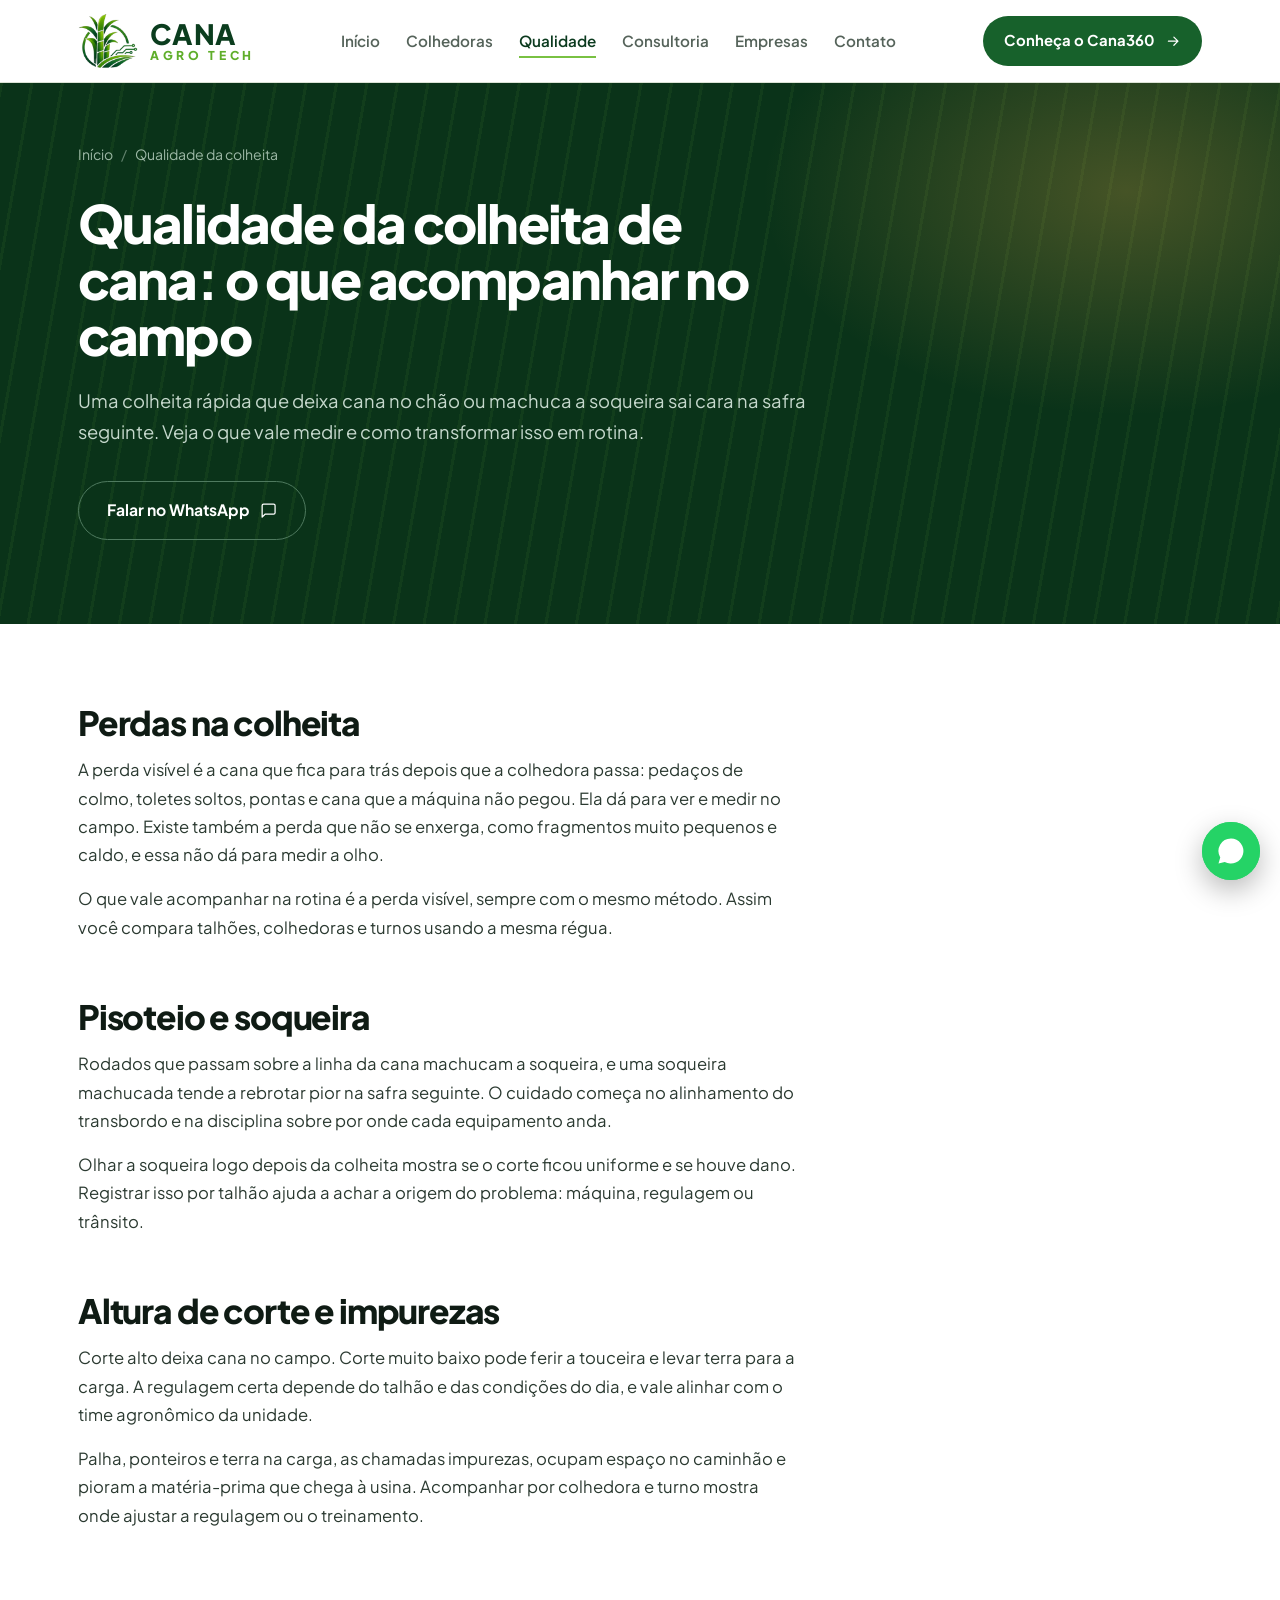
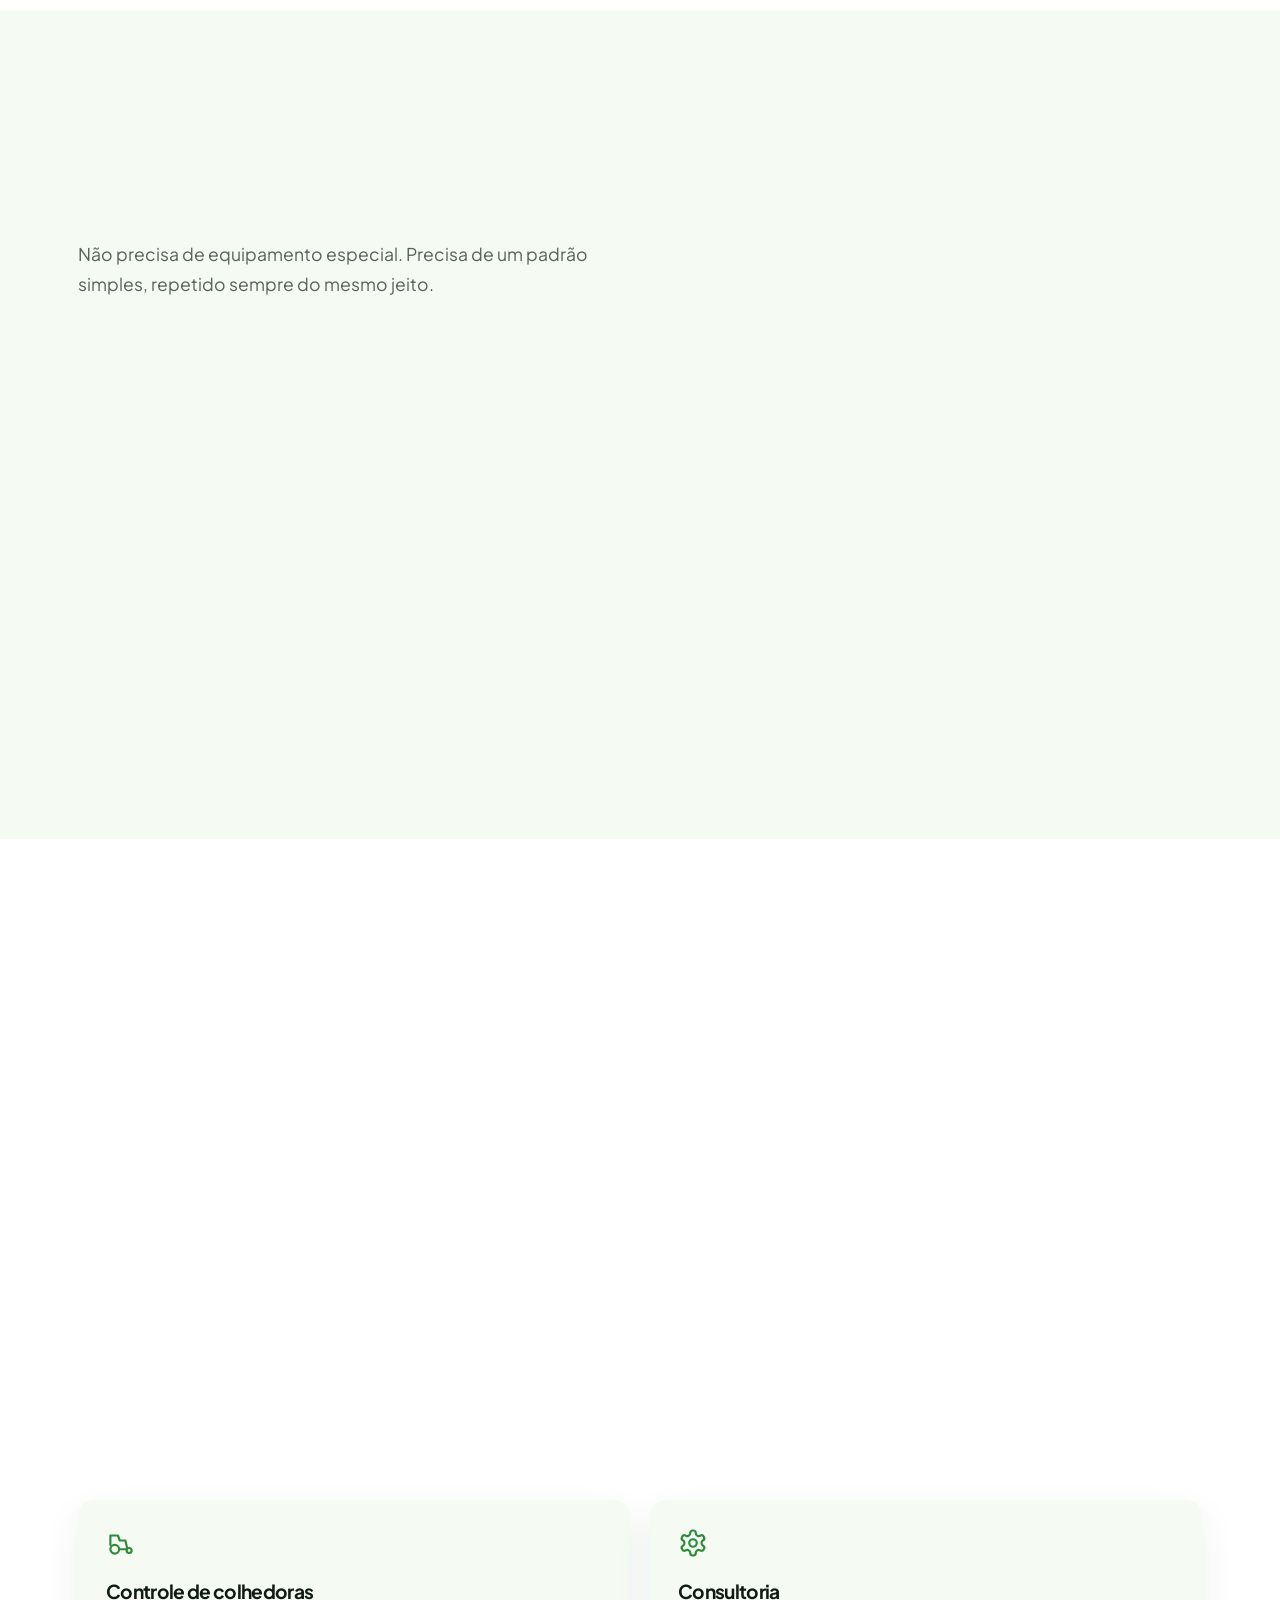
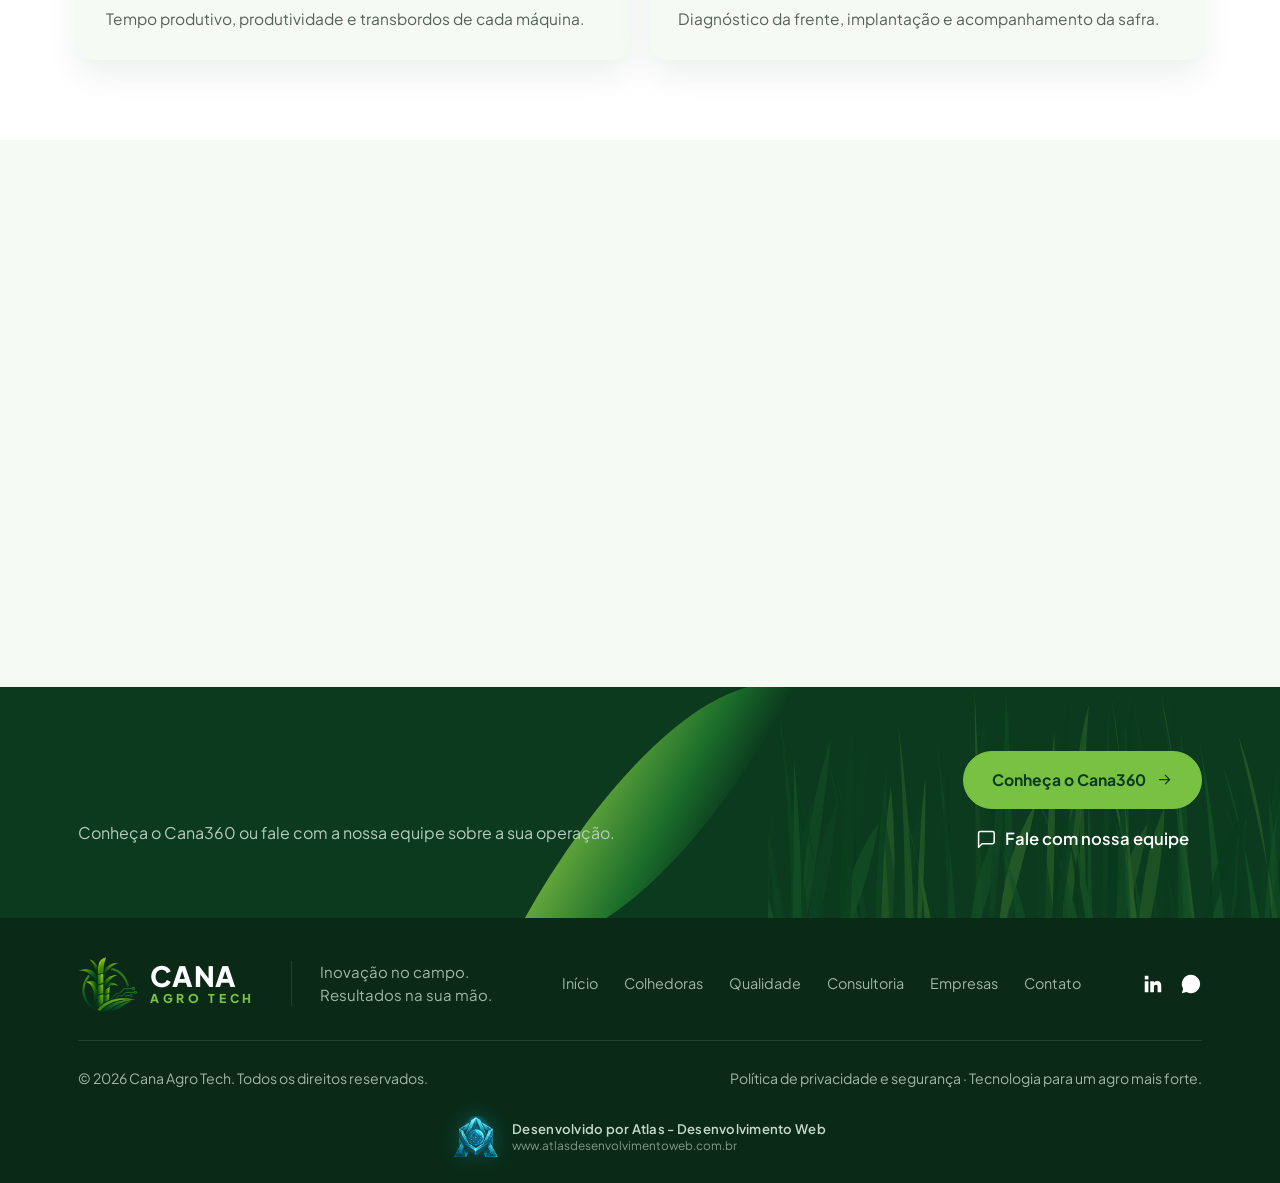
<file: qualidade-da-colheita/index.html>
<!DOCTYPE html>
<html lang="pt-BR">
<head>
<meta charset="utf-8">
<meta name="viewport" content="width=device-width, initial-scale=1">
<title>Qualidade da colheita de cana: o que acompanhar | Cana360</title>
<meta name="description" content="Perdas, pisoteio da soqueira, altura de corte e impurezas: veja o que acompanhar para melhorar a qualidade da colheita de cana-de-açúcar.">
<meta name="robots" content="index, follow, max-image-preview:large">
<link rel="canonical" href="https://www.canaagrotech.com.br/qualidade-da-colheita/">
<meta name="theme-color" content="#0D3520">
<meta property="og:type" content="website">
<meta property="og:url" content="https://www.canaagrotech.com.br/qualidade-da-colheita/">
<meta property="og:locale" content="pt_BR">
<meta property="og:site_name" content="Cana Agro Tech">
<meta property="og:title" content="Qualidade da colheita de cana: o que acompanhar | Cana360">
<meta property="og:description" content="Perdas, pisoteio da soqueira, altura de corte e impurezas: veja o que acompanhar para melhorar a qualidade da colheita de cana-de-açúcar.">
<meta property="og:image" content="https://www.canaagrotech.com.br/img/og-image.png">
<meta property="og:image:secure_url" content="https://www.canaagrotech.com.br/img/og-image.png">
<meta property="og:image:width" content="1200">
<meta property="og:image:height" content="630">
<meta name="twitter:card" content="summary_large_image">
<meta name="twitter:title" content="Qualidade da colheita de cana: o que acompanhar | Cana360">
<meta name="twitter:description" content="Perdas, pisoteio da soqueira, altura de corte e impurezas: veja o que acompanhar para melhorar a qualidade da colheita de cana-de-açúcar.">
<meta name="twitter:image" content="https://www.canaagrotech.com.br/img/og-image.png">
<link rel="icon" type="image/png" href="/img/favicon.png">
<link rel="preconnect" href="https://fonts.googleapis.com">
<link rel="preconnect" href="https://fonts.gstatic.com" crossorigin>
<link href="https://fonts.googleapis.com/css2?family=Plus+Jakarta+Sans:wght@400;500;600;700;800&display=swap" rel="stylesheet">
<script type="application/ld+json">
{"@context":"https://schema.org","@type":"BreadcrumbList","itemListElement":[{"@type":"ListItem","position":1,"name":"Início","item":"https://www.canaagrotech.com.br/"},{"@type":"ListItem","position":2,"name":"Qualidade da colheita","item":"https://www.canaagrotech.com.br/qualidade-da-colheita/"}]}
</script>
<script type="application/ld+json">
{"@context":"https://schema.org","@type":"FAQPage","mainEntity":[{"@type":"Question","name":"Como medir a perda na colheita de cana?","acceptedAnswer":{"@type":"Answer","text":"Defina uma área de amostra, recolha o que ficou no chão, pese ou conte sempre pelo mesmo critério e repita em mais de um ponto do talhão. O importante é manter o método igual para poder comparar."}},{"@type":"Question","name":"O que é pisoteio da soqueira?","acceptedAnswer":{"@type":"Answer","text":"É o dano causado pela passagem de rodados sobre a linha da cana. Uma soqueira machucada tende a rebrotar pior na safra seguinte."}},{"@type":"Question","name":"O que são impurezas na carga de cana?","acceptedAnswer":{"@type":"Answer","text":"São materiais que vêm junto com os colmos, como palha, ponteiros e terra. Quanto mais impureza, menos cana útil em cada viagem de caminhão."}},{"@type":"Question","name":"A Avaliação de Qualidade já está disponível?","acceptedAnswer":{"@type":"Answer","text":"Sim. Ela faz parte do Cana360, junto com a Auditoria de Segurança da colhedora, e está incluída no plano. Também é possível contratar só a Qualidade. Fale com a nossa equipe pelo WhatsApp."}}]}
</script>
<link rel="stylesheet" href="/css/style.css">
<link rel="stylesheet" href="/css/efeitos.css">
</head>
<body class="int">

<svg width="0" height="0" style="position:absolute" aria-hidden="true"><symbol id="i-zap" viewBox="0 0 24 24"><path d="M17.5 14.4c-.3-.1-1.7-.8-2-.9-.3-.1-.5-.1-.7.1-.2.3-.8.9-.9 1.1-.2.2-.3.2-.6.1-1.7-.8-2.8-1.5-3.9-3.4-.3-.5.3-.5.9-1.6.1-.2 0-.4 0-.5l-.9-2.1c-.2-.6-.5-.5-.7-.5h-.6c-.2 0-.5.1-.8.4-.3.3-1.1 1.1-1.1 2.6s1.1 3 1.3 3.2c.2.2 2.2 3.4 5.3 4.7 2 .8 2.7.9 3.7.7.6-.1 1.7-.7 2-1.4.2-.7.2-1.3.2-1.4-.1-.2-.3-.3-.6-.4zM12 2a10 10 0 0 0-8.6 15.1L2 22l5-1.3A10 10 0 1 0 12 2z"/></symbol><symbol id="i-ch" viewBox="0 0 24 24"><path d="M21 15a2 2 0 0 1-2 2H7l-4 4V5a2 2 0 0 1 2-2h14a2 2 0 0 1 2 2z"/></symbol><symbol id="i-arrow" viewBox="0 0 24 24"><path d="M5 12h14M13 6l6 6-6 6"/></symbol><symbol id="i-menu" viewBox="0 0 24 24"><path d="M4 7h16M4 12h16M4 17h16"/></symbol><symbol id="i-in" viewBox="0 0 24 24"><path d="M3 3h4v4H3zM3 9h4v12H3zM9 9h4v1.7c.8-1.3 2-2 3.6-2 3 0 4.4 1.9 4.4 5.2V21h-4v-6c0-1.4-.5-2.3-1.7-2.3S13 13.6 13 15v6H9z"/></symbol><symbol id="i-tractor" viewBox="0 0 24 24"><circle cx="7" cy="17" r="3.5"/><circle cx="18.5" cy="18" r="2"/><path d="M3.5 13.5V6h6l1.5 4h4.5l1.5 6.5M10.5 17H16"/></symbol><symbol id="i-gear" viewBox="0 0 24 24"><circle cx="12" cy="12" r="3"/><path d="M12.22 2h-.44a2 2 0 0 0-2 2v.18a2 2 0 0 1-1 1.73l-.43.25a2 2 0 0 1-2 0l-.15-.08a2 2 0 0 0-2.73.73l-.22.38a2 2 0 0 0 .73 2.73l.15.1a2 2 0 0 1 1 1.72v.51a2 2 0 0 1-1 1.74l-.15.09a2 2 0 0 0-.73 2.73l.22.38a2 2 0 0 0 2.73.73l.15-.08a2 2 0 0 1 2 0l.43.25a2 2 0 0 1 1 1.73V20a2 2 0 0 0 2 2h.44a2 2 0 0 0 2-2v-.18a2 2 0 0 1 1-1.73l.43-.25a2 2 0 0 1 2 0l.15.08a2 2 0 0 0 2.73-.73l.22-.39a2 2 0 0 0-.73-2.73l-.15-.08a2 2 0 0 1-1-1.74v-.5a2 2 0 0 1 1-1.74l.15-.09a2 2 0 0 0 .73-2.73l-.22-.38a2 2 0 0 0-2.73-.73l-.15.08a2 2 0 0 1-2 0l-.43-.25a2 2 0 0 1-1-1.73V4a2 2 0 0 0-2-2z"/></symbol></svg>

<header class="topo">
  <div class="wrap nav">
    <a class="logo" href="/" aria-label="Cana Agro Tech, voltar ao início">
      <img src="/img/logo.png" alt="Cana Agro Tech - Cana360" width="46" height="46">
      <span class="nm"><b>CANA</b><small>AGRO TECH</small></span>
    </a>
    <ul id="menu"><li><a href="/">Início</a></li><li><a href="/controle-de-colhedoras/">Colhedoras</a></li><li><a href="/qualidade-da-colheita/" aria-current="page">Qualidade</a></li><li><a href="/consultoria/">Consultoria</a></li><li><a href="/#empresas">Empresas</a></li><li><a href="/#mensagem">Contato</a></li></ul>
    <div class="nav-acoes">
      <a class="btn pre sm pill" href="https://app.canaagrotech.com.br" target="_blank" rel="noopener">Conheça o Cana360<svg class="ico"><use href="#i-arrow"/></svg></a>
      <button class="menu-btn" id="menu-btn" type="button" aria-label="Abrir menu" aria-expanded="false" aria-controls="menu"><svg class="ico"><use href="#i-menu"/></svg></button>
    </div>
  </div>
</header>

<main>
<section class="ph escura">
  <div class="wrap">
    <nav class="mig" aria-label="Você está em"><a href="/">Início</a><span aria-hidden="true">/</span><span>Qualidade da colheita</span></nav>
    <h1>Qualidade da colheita de cana: o que acompanhar no campo</h1>
    <p class="sub">Uma colheita rápida que deixa cana no chão ou machuca a soqueira sai cara na safra seguinte. Veja o que vale medir e como transformar isso em rotina.</p>
    <div class="botoes"><a class="btn vaz pill" href="https://wa.me/5517991890393?text=Ol%C3%A1%21%20Quero%20saber%20mais%20sobre%20qualidade%20da%20colheita%20de%20cana." target="_blank" rel="noopener">Falar no WhatsApp<svg class="ico"><use href="#i-ch"/></svg></a></div>
  </div>
</section>

<section class="art">
  <div class="wrap"><div class="col">
    <h2>Perdas na colheita</h2>
    <p>A perda visível é a cana que fica para trás depois que a colhedora passa: pedaços de colmo, toletes soltos, pontas e cana que a máquina não pegou. Ela dá para ver e medir no campo. Existe também a perda que não se enxerga, como fragmentos muito pequenos e caldo, e essa não dá para medir a olho.</p>
    <p>O que vale acompanhar na rotina é a perda visível, sempre com o mesmo método. Assim você compara talhões, colhedoras e turnos usando a mesma régua.</p>
    <h2>Pisoteio e soqueira</h2>
    <p>Rodados que passam sobre a linha da cana machucam a soqueira, e uma soqueira machucada tende a rebrotar pior na safra seguinte. O cuidado começa no alinhamento do transbordo e na disciplina sobre por onde cada equipamento anda.</p>
    <p>Olhar a soqueira logo depois da colheita mostra se o corte ficou uniforme e se houve dano. Registrar isso por talhão ajuda a achar a origem do problema: máquina, regulagem ou trânsito.</p>
    <h2>Altura de corte e impurezas</h2>
    <p>Corte alto deixa cana no campo. Corte muito baixo pode ferir a touceira e levar terra para a carga. A regulagem certa depende do talhão e das condições do dia, e vale alinhar com o time agronômico da unidade.</p>
    <p>Palha, ponteiros e terra na carga, as chamadas impurezas, ocupam espaço no caminhão e pioram a matéria-prima que chega à usina. Acompanhar por colhedora e turno mostra onde ajustar a regulagem ou o treinamento.</p>
  </div></div>
</section>

<section class="papel">
  <div class="wrap dois">
    <div>
      <h2>Como medir sem complicar</h2>
      <p class="intro">Não precisa de equipamento especial. Precisa de um padrão simples, repetido sempre do mesmo jeito.</p>
    </div>
    <ol class="passos">
      <li><div><h3>Defina o padrão</h3><p>Escolha o tamanho da área da amostra e o critério do que conta como perda. Use o mesmo padrão em todos os talhões.</p></div></li>
      <li><div><h3>Amostre em mais de um ponto</h3><p>Uma amostra só pode enganar. Repita em pontos diferentes do talhão.</p></div></li>
      <li><div><h3>Anote junto</h3><p>Registre talhão, colhedora, operador e turno junto com a medida. Sem isso, o número não diz onde agir.</p></div></li>
      <li><div><h3>Ajuste e meça de novo</h3><p>Corrija a regulagem ou a conduta e meça outra vez no dia seguinte para saber se funcionou.</p></div></li>
    </ol>
  </div>
</section>

<section class="art">
  <div class="wrap"><div class="col">
    <h2>Avaliação de Qualidade no Cana360</h2>
    <p>O Cana360 já tem a Avaliação de Qualidade para registrar essas amostras pelo celular. Você informa os pesos da amostra, a soqueira e o pisoteio, e o app mostra a perda de cana comparada com a meta para o seu espaçamento e tipo de colheita (cana de ano ou bis). As cores indicam o que está aderente e o que pede atenção.</p>
    <p>Dá para salvar, compartilhar no WhatsApp e exportar em PDF ou Excel. Funciona sem internet e envia quando a conexão volta, desde que o aparelho já tenha aberto o Cana360 antes.</p>
    <div class="botoes"><a class="btn pre pill" href="https://app.canaagrotech.com.br" target="_blank" rel="noopener">Conhecer o Cana360<svg class="ico"><use href="#i-arrow"/></svg></a> <a class="btn vaz pill" href="https://wa.me/5517991890393?text=Ol%C3%A1!%20Quero%20conhecer%20a%20Avalia%C3%A7%C3%A3o%20de%20Qualidade%20e%20a%20Auditoria%20de%20Seguran%C3%A7a%20do%20Cana360." target="_blank" rel="noopener">Falar com a nossa equipe<svg class="ico"><use href="#i-ch"/></svg></a></div>
  </div></div>
</section><section class="art"><div class="wrap"><h2>Continue lendo</h2><div class="rel"><a href="/controle-de-colhedoras/"><svg class="ico"><use href="#i-tractor"/></svg><h3>Controle de colhedoras</h3><p>Tempo produtivo, produtividade e transbordos de cada máquina.</p></a><a href="/consultoria/"><svg class="ico"><use href="#i-gear"/></svg><h3>Consultoria</h3><p>Diagnóstico da frente, implantação e acompanhamento da safra.</p></a></div></div></section>

<section class="faq-sec">
  <div class="wrap">
    <h2>Perguntas frequentes</h2>
    <div class="faq"><details><summary>Como medir a perda na colheita de cana?</summary><p>Defina uma área de amostra, recolha o que ficou no chão, pese ou conte sempre pelo mesmo critério e repita em mais de um ponto do talhão. O importante é manter o método igual para poder comparar.</p></details><details><summary>O que é pisoteio da soqueira?</summary><p>É o dano causado pela passagem de rodados sobre a linha da cana. Uma soqueira machucada tende a rebrotar pior na safra seguinte.</p></details><details><summary>O que são impurezas na carga de cana?</summary><p>São materiais que vêm junto com os colmos, como palha, ponteiros e terra. Quanto mais impureza, menos cana útil em cada viagem de caminhão.</p></details><details><summary>A Avaliação de Qualidade já está disponível?</summary><p>Sim. Ela faz parte do Cana360, junto com a Auditoria de Segurança da colhedora, e está incluída no plano. Também é possível contratar só a Qualidade. Fale com a nossa equipe pelo WhatsApp.</p></details></div>
  </div>
</section>

<section class="cta escura">
  <div class="wrap cta-grid">
    <div><h2>Melhore a qualidade na sua frente de colheita</h2><p class="intro">Conheça o Cana360 ou fale com a nossa equipe sobre a sua operação.</p></div>
    <div class="cta-bt"><a class="btn pre pill" href="https://app.canaagrotech.com.br" target="_blank" rel="noopener">Conheça o Cana360<svg class="ico"><use href="#i-arrow"/></svg></a>
    <a class="lk" href="https://wa.me/5517991890393?text=Ol%C3%A1%21%20Quero%20conhecer%20a%20Cana%20Agro%20Tech." target="_blank" rel="noopener"><svg class="ico"><use href="#i-ch"/></svg>Fale com nossa equipe</a></div>
  </div>
</section>
</main>

<footer>
  <div class="wrap">
    <div class="rodape">
      <a class="logo" href="/"><img src="/img/logo.png" alt="Cana Agro Tech - Cana360" width="46" height="46"><span class="nm"><b>CANA</b><small>AGRO TECH</small></span></a>
      <p class="tg">Inovação no campo. Resultados na sua mão.</p>
      <nav aria-label="Rodapé"><a href="/">Início</a><a href="/controle-de-colhedoras/">Colhedoras</a><a href="/qualidade-da-colheita/">Qualidade</a><a href="/consultoria/">Consultoria</a><a href="/#empresas">Empresas</a><a href="/#mensagem">Contato</a></nav>
      <div class="soc"><a href="https://www.linkedin.com/in/fabio-parreira-0b097a136" aria-label="LinkedIn"><svg class="ico cheio"><use href="#i-in"/></svg></a><a href="https://wa.me/5517991890393" target="_blank" rel="noopener" aria-label="WhatsApp"><svg class="ico cheio"><use href="#i-zap"/></svg></a></div>
    </div>
    <div class="legal">
      <span>© <span id="ano">2026</span> Cana Agro Tech. Todos os direitos reservados.</span>
      <span><a href="https://app.canaagrotech.com.br/politica.html" target="_blank" rel="noopener">Política de privacidade e segurança</a> · Tecnologia para um agro mais forte.</span>
    </div>
    <a class="dev" href="https://www.atlasdesenvolvimentoweb.com.br" target="_blank" rel="noopener" aria-label="Desenvolvido por Atlas - Desenvolvimento Web">
      <img src="/img/atlas-logo.png" alt="Logo Atlas Desenvolvimento Web" width="256" height="235" loading="lazy">
      <span class="dev-txt"><strong>Desenvolvido por Atlas - Desenvolvimento Web</strong><em>www.atlasdesenvolvimentoweb.com.br</em></span>
    </a>
  </div>
</footer>
<a class="zap" href="https://wa.me/5517991890393?text=Ol%C3%A1%21%20Quero%20conhecer%20a%20Cana%20Agro%20Tech." target="_blank" rel="noopener" aria-label="Falar no WhatsApp"><svg class="ico cheio"><use href="#i-zap"/></svg></a>

<script src="/js/efeitos.js"></script>
<script src="/js/main.js"></script>
</body>
</html>
</file>
<file: css/style.css>
/* Cana Agro Tech - estilos do site */
:root{
  --floresta:#0D3520;--floresta-2:#164A2D;--folha:#16A34A;--lima:#A6E04B;
  --papel:#F3F5EF;--branco:#fff;--tinta:#0F1B14;--suave:#55635A;--linha:#DCE3D6;
  --verde:#22c55e;--amarelo:#eab308;--vermelho:#ef4444;--roxo:#a855f7;
  --titulo:"Bricolage Grotesque","Segoe UI",Arial,sans-serif;
  --texto:"Instrument Sans","Segoe UI",Arial,sans-serif;
}
*{box-sizing:border-box}
html{scroll-behavior:smooth;scroll-padding-top:88px}
body{margin:0;font-family:var(--texto);font-size:1.04rem;line-height:1.7;color:var(--tinta);background:var(--branco);-webkit-font-smoothing:antialiased}
h1,h2,h3,h4,p,ul,ol,figure{margin:0}
h1,h2,h3,h4{font-family:var(--titulo);line-height:1.08;letter-spacing:-.02em}
a{color:inherit}
:focus-visible{outline:3px solid #2563eb;outline-offset:3px;border-radius:4px}
.wrap{max-width:1180px;margin:0 auto;padding:0 28px}
section{padding:108px 0}
h2{font-size:clamp(2rem,3.7vw,3rem);font-weight:800;max-width:20ch}
.intro{margin-top:20px;color:var(--suave);max-width:58ch;font-size:1.1rem}
.escura{background:var(--floresta);color:var(--branco)}
.escura .intro{color:#B7CBBE}
.papel{background:var(--papel)}
.ico{width:1.25em;height:1.25em;flex:none;fill:none;stroke:currentColor;stroke-width:1.75;stroke-linecap:round;stroke-linejoin:round}
.ico.cheio{fill:currentColor;stroke:none}

/* botões */
.btn{display:inline-flex;align-items:center;justify-content:center;gap:10px;padding:15px 28px;border-radius:12px;font-family:var(--texto);font-weight:700;font-size:.98rem;text-decoration:none;border:1.5px solid transparent;cursor:pointer;transition:background .2s,color .2s,border-color .2s,transform .2s}
.btn:active{transform:translateY(1px)}
.btn.pre{background:var(--folha);color:var(--branco)}
.btn.pre:hover{background:#128a3e}
.btn.vaz{background:transparent;color:var(--floresta);border-color:#B8C6BB}
.btn.vaz:hover{border-color:var(--floresta);background:var(--floresta);color:var(--branco)}
.btn.sm{padding:11px 20px;font-size:.93rem}
.escura .btn.pre{background:var(--lima);color:var(--floresta);border-color:var(--lima)}
.escura .btn.pre:hover{background:#b9ec6b}
.escura .btn.vaz{color:var(--branco);border-color:#4F7A5F}
.escura .btn.vaz:hover{background:var(--branco);color:var(--floresta);border-color:var(--branco)}

/* topo */
header.topo{position:sticky;top:0;z-index:30;background:rgba(255,255,255,.95);backdrop-filter:blur(10px);border-bottom:1px solid var(--linha)}
.nav{display:flex;align-items:center;justify-content:space-between;gap:20px;height:76px}
.logo{display:flex;align-items:center;gap:12px;text-decoration:none;font-family:var(--titulo);font-weight:800;font-size:1.4rem;letter-spacing:-.03em;color:var(--floresta)}
.logo img{width:54px;height:54px;display:block}
.logo span{white-space:nowrap}
.nav ul{display:flex;gap:26px;list-style:none;padding:0;margin:0}
.nav ul a{white-space:nowrap;text-decoration:none;font-size:.95rem;font-weight:600;color:var(--suave);padding:6px 0;border-bottom:2px solid transparent;transition:color .2s,border-color .2s}
.nav ul a:hover{color:var(--floresta);border-color:var(--folha)}
.nav-acoes{display:flex;align-items:center;gap:10px;white-space:nowrap}
.menu-btn{display:none;width:44px;height:44px;border:1.5px solid var(--linha);border-radius:12px;background:var(--branco);color:var(--floresta);cursor:pointer;align-items:center;justify-content:center}

/* hero */
.hero{background:var(--floresta);color:var(--branco);padding:88px 0 0;overflow:hidden;position:relative;
  background-image:repeating-linear-gradient(115deg,rgba(166,224,75,.055) 0 2px,transparent 2px 46px),radial-gradient(900px 500px at 85% 20%,rgba(34,197,94,.22),transparent 70%)}
.hero-grid{display:grid;grid-template-columns:1.1fr .9fr;gap:48px;align-items:end}
.hero h1{font-size:clamp(2.5rem,5vw,4.2rem);font-weight:800;max-width:15ch;letter-spacing:-.03em}
.hero .sub{margin-top:26px;font-size:1.2rem;color:#C5D8CC;max-width:46ch}
.botoes{display:flex;flex-wrap:wrap;gap:12px;margin-top:38px}
.publicos{margin-top:34px;display:flex;flex-wrap:wrap;gap:8px 22px;color:#9DB8A6;font-size:.93rem;font-weight:500}
.publicos span{display:inline-flex;align-items:center;gap:8px}
.publicos .ico{color:var(--lima);width:1.1em;height:1.1em}
.hero-img{position:relative;height:540px}
.cel{width:252px;background:#07110B;border-radius:38px;padding:10px;box-shadow:0 30px 70px rgba(0,0,0,.35),0 0 0 1px rgba(255,255,255,.08) inset}
.shot{display:block;width:100%;aspect-ratio:600/1300;border-radius:29px;background-size:cover;background-position:top center;background-repeat:no-repeat}
.hero-img .cel{position:absolute}
.hero-img .a{left:3%;bottom:-60px;transform:rotate(-3deg)}
.hero-img .b{right:3%;bottom:-130px;transform:rotate(2.5deg);z-index:2}
.s-cap{background-image:url(../img/tela-capacidade.jpg)}
.s-col{background-image:url(../img/tela-colhedoras.jpg)}
.s-tempo{background-image:url(../img/tela-tempos.jpg)}
.s-est{background-image:url(../img/tela-estoque.jpg)}

/* faixa de benefícios */
.faixa{background:var(--branco);border-bottom:1px solid var(--linha);position:relative;z-index:3}
.faixa .wrap{display:grid;grid-template-columns:repeat(4,1fr)}
.faixa .it{display:flex;gap:14px;align-items:flex-start;padding:28px 24px;border-left:1px solid var(--linha)}
.faixa .it:first-child{border-left:0;padding-left:0}
.faixa .ico{width:26px;height:26px;color:var(--folha);margin-top:3px}
.faixa b{display:block;font-size:1.02rem;font-weight:700;line-height:1.35}
.faixa span{font-size:.92rem;color:var(--suave);line-height:1.5;display:block}

/* sobre */
.dois{display:grid;grid-template-columns:1fr 1fr;gap:84px;align-items:start}
.dois .botoes{margin-top:32px}
.passos{list-style:none;padding:0;counter-reset:p}
.passos li{counter-increment:p;display:grid;grid-template-columns:64px 1fr;gap:20px;padding:30px 0;border-top:1px solid var(--linha)}
.passos li:last-child{border-bottom:1px solid var(--linha)}
.passos li::before{content:counter(p);display:flex;align-items:center;justify-content:center;width:48px;height:48px;border-radius:50%;background:var(--papel);color:var(--folha);font-family:var(--titulo);font-weight:800;font-size:1.3rem}
.passos h3{font-size:1.3rem;font-weight:700;margin-bottom:6px}
.passos p{color:var(--suave)}

/* telas */
.titulo-bloco{margin-bottom:24px}
.tela{display:grid;grid-template-columns:1fr 1fr;gap:96px;align-items:center;padding:72px 0;border-top:1px solid var(--linha)}
.tela:first-of-type{margin-top:48px}
.tela.inv .txt{order:2}
.tela .cel{width:min(290px,100%);margin:0 auto;box-shadow:0 30px 60px rgba(13,53,32,.22)}
.tela h3{font-size:clamp(1.7rem,3vw,2.3rem);font-weight:800;max-width:16ch}
.tela p{margin-top:16px;color:var(--suave);max-width:46ch}
.tela ul{list-style:none;padding:0;margin-top:24px}
.tela li{padding:12px 0 12px 36px;border-top:1px solid var(--linha);position:relative;font-weight:500}
.tela li::before{content:"";position:absolute;left:0;top:15px;width:20px;height:20px;border-radius:50%;background:#DDF3E4 url("data:image/svg+xml,%3Csvg xmlns='http://www.w3.org/2000/svg' viewBox='0 0 24 24' fill='none' stroke='%2316A34A' stroke-width='3.2' stroke-linecap='round' stroke-linejoin='round'%3E%3Cpath d='M6 12.5l4 4 8-9'/%3E%3C/svg%3E") center/13px no-repeat}

/* semáforo */
.sem{display:grid;grid-template-columns:1fr 1fr;gap:84px;align-items:center}
.cores{list-style:none;padding:0}
.cores li{display:grid;grid-template-columns:30px 1fr;gap:20px;align-items:center;padding:24px 0;border-top:1px solid #2A5A3C}
.cores li:last-child{border-bottom:1px solid #2A5A3C}
.cores i{width:24px;height:24px;border-radius:50%;box-shadow:0 0 0 6px rgba(255,255,255,.07)}
.cores b{display:block;font-family:var(--titulo);font-size:1.2rem}
.cores span{color:#B7CBBE;font-size:.98rem}

/* consultoria */
.servs{display:grid;grid-template-columns:repeat(3,1fr);margin-top:60px;border-top:1px solid var(--linha)}
.servs div{padding:40px 36px 44px 0;border-right:1px solid var(--linha)}
.servs div+div{padding-left:36px}
.servs div:last-child{border-right:0}
.servs h3{font-size:1.35rem;font-weight:700;margin:16px 0 12px}
.servs p{color:var(--suave)}
.servs .n{display:inline-flex;align-items:center;justify-content:center;width:40px;height:40px;border-radius:50%;background:var(--floresta);color:var(--lima);font-family:var(--titulo);font-weight:800}
.publico{display:grid;grid-template-columns:repeat(3,1fr);gap:20px;margin-top:56px}
.publico div{background:var(--papel);padding:30px;border-radius:16px}
.publico .ico{width:30px;height:30px;color:var(--folha);margin-bottom:16px}
.publico h4{font-size:1.15rem;font-weight:700;margin-bottom:6px}
.publico p{color:var(--suave);font-size:.97rem}

/* fotos opcionais */
#fotos{padding:0 0 108px}
#fotos .grade{display:grid;grid-template-columns:repeat(auto-fit,minmax(260px,1fr));gap:16px}
#fotos img{width:100%;aspect-ratio:4/3;object-fit:cover;border-radius:16px;display:block}
#fotos img[hidden]{display:none}

/* apps */
.familia{margin-top:52px;border-bottom:1px solid var(--linha)}
.app{display:grid;grid-template-columns:1fr 1.6fr auto;gap:28px;align-items:center;padding:32px 0;border-top:1px solid var(--linha)}
.app h3{font-size:1.4rem;font-weight:700}
.app p{color:var(--suave)}
.selo{font-size:.85rem;font-weight:700;padding:7px 16px;border-radius:999px;border:1.5px solid #B8C6BB;color:var(--suave);white-space:nowrap}
.selo.on{background:var(--folha);color:var(--branco);border-color:var(--folha)}

/* faq */
.faq{max-width:820px;margin-top:48px}
details{border-top:1px solid var(--linha);padding:24px 0}
details:last-child{border-bottom:1px solid var(--linha)}
summary{cursor:pointer;font-weight:700;font-size:1.12rem;list-style:none;display:flex;justify-content:space-between;gap:20px}
summary::-webkit-details-marker{display:none}
summary::after{content:"+";font-size:1.6rem;line-height:1;font-weight:500;color:var(--folha)}
details[open] summary::after{content:"–"}
details p{margin-top:12px;color:var(--suave);max-width:62ch}

/* contato */
.contato-grid{display:grid;grid-template-columns:1fr 1fr;gap:72px;align-items:start}
.canais{list-style:none;padding:0;margin-top:40px;border-top:1px solid #2A5A3C}
.canais li{border-bottom:1px solid #2A5A3C}
.canais a{display:grid;grid-template-columns:48px 1fr;gap:18px;align-items:center;padding:20px 0;text-decoration:none}
.canais .ic{width:48px;height:48px;border-radius:14px;background:rgba(166,224,75,.12);color:var(--lima);display:flex;align-items:center;justify-content:center}
.canais .ic .ico{width:24px;height:24px}
.canais small{display:block;color:#9DB8A6;font-size:.88rem;line-height:1.3}
.canais b{display:block;font-size:1.08rem;font-weight:600;overflow-wrap:anywhere}
.canais a:hover b{color:var(--lima)}
.form{background:var(--branco);color:var(--tinta);border-radius:20px;padding:36px;box-shadow:0 30px 70px rgba(0,0,0,.3)}
.form h3{font-size:1.5rem;font-weight:800}
.form .ajuda{color:var(--suave);font-size:.95rem;margin-top:6px}
.campo{margin-top:18px}
.campo label{display:block;font-size:.9rem;font-weight:600;margin-bottom:6px}
.campo input,.campo select,.campo textarea{width:100%;font:inherit;font-size:1rem;color:var(--tinta);background:var(--papel);border:1.5px solid var(--linha);border-radius:10px;padding:13px 14px;transition:border-color .2s,background .2s}
.campo input,.campo select{height:50px}
.campo textarea{min-height:110px;resize:vertical;line-height:1.5}
.campo input:focus,.campo select:focus,.campo textarea:focus{outline:none;border-color:var(--folha);background:var(--branco);box-shadow:0 0 0 3px rgba(22,163,74,.18)}
.dupla{display:grid;grid-template-columns:1fr 1fr;gap:14px}
.form .btn{width:100%;margin-top:22px}
.form .nota{margin-top:12px;font-size:.85rem;color:var(--suave);text-align:center}

/* rodapé */
footer{background:#08210F;color:#9DB8A6;padding:64px 0 30px;font-size:.94rem}
.rodape{display:grid;grid-template-columns:1.4fr 1fr 1fr;gap:48px;padding-bottom:44px;border-bottom:1px solid #1E4430}
footer .logo{color:var(--branco)}
footer .marca p{margin-top:16px;max-width:36ch;line-height:1.6}
footer h4{font-size:.98rem;color:var(--branco);margin-bottom:14px;font-weight:700}
footer ul{list-style:none;padding:0;margin:0;display:grid;gap:10px}
footer a{text-decoration:none;color:#9DB8A6}
footer a:hover{color:var(--lima)}
.legal{display:flex;flex-wrap:wrap;justify-content:space-between;gap:10px;padding-top:26px;font-size:.88rem}

/* whatsapp flutuante */
.zap{position:fixed;right:20px;bottom:20px;z-index:40;width:58px;height:58px;border-radius:50%;background:#25D366;color:#fff;display:flex;align-items:center;justify-content:center;box-shadow:0 10px 28px rgba(0,0,0,.28);transition:transform .2s}
.zap:hover{transform:scale(1.06)}
.zap .ico{width:30px;height:30px}

@media (max-width:1180px){
  .nav ul{display:none;position:absolute;left:0;right:0;top:76px;background:var(--branco);flex-direction:column;gap:0;padding:8px 28px 20px;border-bottom:1px solid var(--linha);box-shadow:0 20px 30px rgba(0,0,0,.08)}
  .nav ul.aberto{display:flex}
  .nav ul a{display:block;padding:14px 0;border-bottom:1px solid var(--linha);font-size:1rem}
  .menu-btn{display:inline-flex}
  .nav-acoes .vaz{display:none}
}
@media (max-width:900px){
  section{padding:72px 0}
  .hero{padding-top:56px}
  .hero-grid,.dois,.sem,.tela,.servs,.publico,.app,.contato-grid,.rodape{grid-template-columns:1fr}
  .hero-grid{gap:36px}
  .hero-img{height:410px}
  .hero-img .cel{width:196px;padding:8px;border-radius:30px}
  .hero-img .shot{border-radius:23px}
  .hero-img .a{bottom:-70px}.hero-img .b{bottom:-130px}
  .faixa .wrap{grid-template-columns:1fr 1fr}
  .faixa .it{padding:22px 16px}
  .faixa .it:nth-child(odd){border-left:0;padding-left:0}
  .faixa .it:nth-child(n+3){border-top:1px solid var(--linha)}
  .dois,.sem,.contato-grid{gap:44px}
  .tela{gap:40px;padding:52px 0}.tela.inv .txt{order:0}
  .servs div,.servs div+div{padding:32px 0;border-right:0;border-bottom:1px solid var(--linha)}
  .app{gap:10px}.selo{justify-self:start}
  .form{padding:26px 22px}
  .dupla{grid-template-columns:1fr}
  .rodape{gap:32px}
}
@media (max-width:480px){
  .nav-acoes .pre{display:none}
  .wrap{padding:0 20px}
  .logo{font-size:1.25rem}.logo img{width:40px;height:40px}
}
@media (prefers-reduced-motion:reduce){html{scroll-behavior:auto}*{transition:none!important}}

/* estilo Cana Agro Tech */
.logo .nm{display:flex;flex-direction:column;line-height:.9}
.logo .nm b{font-size:1.75rem;font-weight:800;letter-spacing:.01em;color:#0B3D1E}
.logo .nm small{font-size:.76rem;font-weight:800;letter-spacing:.3em;color:#5FAE2A;margin-top:4px}
footer .logo .nm b{color:#fff}footer .logo .nm small{color:var(--lima)}
.hero h1 em{font-style:normal;color:var(--lima)}
.hero{background-image:linear-gradient(90deg,rgba(13,53,32,.9) 35%,rgba(13,53,32,.4)),url(../img/campo-hero.jpg),repeating-linear-gradient(115deg,rgba(166,224,75,.055) 0 2px,transparent 2px 46px),radial-gradient(900px 500px at 85% 20%,rgba(34,197,94,.22),transparent 70%);background-size:cover,cover,auto,auto;background-position:center}
#contato{background-image:linear-gradient(90deg,rgba(13,53,32,.92) 40%,rgba(13,53,32,.6)),url(../img/campo-cta.jpg);background-size:cover;background-position:center}
.faixa{border-radius:40px 40px 0 0;margin-top:-40px;box-shadow:0 -14px 40px rgba(0,0,0,.14)}
.publico div,.app{box-shadow:0 14px 34px rgba(13,53,32,.08)}
@media (max-width:480px){.logo img{width:44px;height:44px}.logo .nm b{font-size:1.4rem}.logo .nm small{font-size:.62rem}}

/* layout no estilo do modelo */
.pill{border-radius:999px}
.btn .ico{width:1.1em;height:1.1em}
.eyebrow{display:flex;align-items:center;gap:12px;font-size:.8rem;font-weight:700;letter-spacing:.2em;color:var(--lima);margin-bottom:18px}
.eyebrow::before{content:"";width:34px;height:2px;background:currentColor}
.eyebrow.dark{justify-content:center;color:var(--folha)}
.hero{padding:76px 0 140px;overflow:hidden}
.hero-grid{align-items:center}
.hero h1{max-width:14ch}
.hero::after{content:"";position:absolute;left:-8%;right:-8%;bottom:-2px;height:120px;background:#fff;border-radius:50% 50% 0 0/100% 100% 0 0;z-index:1}
.hero .wrap{position:relative;z-index:2}
.hero-img{height:auto;display:flex;justify-content:center;position:relative}
.hero-img .cel{position:static;transform:rotate(2deg);width:262px}
.tag{position:absolute;right:0;top:34%;max-width:170px;font-weight:600;line-height:1.35;color:#fff}
.tag::after{content:"";display:block;width:34px;height:2px;background:var(--lima);margin-top:12px}
.centro{text-align:center;padding:40px 0 96px}
.centro h2{max-width:none}
.centro .intro{margin:18px auto 0}
.cards4{display:grid;grid-template-columns:repeat(4,1fr);gap:20px;margin-top:48px;text-align:left}
.card{display:flex;flex-direction:column;background:#fff;border:1px solid var(--linha);border-radius:18px;padding:26px 24px 0;text-decoration:none;box-shadow:0 14px 34px rgba(13,53,32,.09);overflow:hidden;transition:transform .2s}
.card:hover{transform:translateY(-3px)}
.card .ic{width:56px;height:56px;border-radius:50%;background:var(--floresta);color:#fff;display:flex;align-items:center;justify-content:center;margin-bottom:16px}
.card h3{font-size:1.3rem;font-weight:800}
.card p{margin-top:8px;color:var(--suave);font-size:.97rem;line-height:1.55}
.card .mais{display:inline-flex;align-items:center;gap:8px;margin-top:14px;font-weight:700;color:var(--folha);font-size:.95rem}
.card .img{display:block;height:170px;margin:22px -24px 0;background-size:cover;background-position:top center}
@media (max-width:1100px){.cards4{grid-template-columns:1fr 1fr}}
@media (max-width:900px){.hero{padding:48px 0 110px}.hero-img{height:auto}.hero-img .cel{width:220px}.tag{display:none}.cards4{grid-template-columns:1fr}}

:root{--papel:#F5FAF2}

/* paleta do modelo */
:root{--floresta:#0B3A1E;--floresta-2:#17612B;--lima:#79C142;--folha:#2E8B3C;--papel:#F5FAF2}
.nav{height:82px}.logo img{width:60px;height:60px}
.nav ul li:first-child a{color:var(--floresta);border-color:var(--lima)}
.nav-acoes .btn.pre{background:var(--floresta-2);color:#fff}
.nav-acoes .btn.pre:hover{background:var(--floresta)}
.hero{background-color:#0B3A1E;background-image:linear-gradient(90deg,rgba(8,40,20,.95) 30%,rgba(8,40,20,.15) 78%),url(../img/campo-hero.jpg),radial-gradient(520px 340px at 88% 38%,rgba(224,168,72,.5),transparent 70%),repeating-linear-gradient(100deg,rgba(121,193,66,.07) 0 3px,transparent 3px 30px),radial-gradient(900px 500px at 20% 95%,rgba(46,139,60,.4),transparent 70%);background-size:cover,cover,auto,auto,auto}
.card .ic{background:var(--floresta-2)}
.card .img{height:150px}
.card .f1{background-image:url(../img/foto-f1.jpg)}.card .f2{background-image:url(../img/foto-f2.jpg)}
.card .f3{background-image:url(../img/foto-f3.jpg)}.card .f4{background-image:url(../img/foto-f4.jpg)}
.band{padding:68px 0;background:linear-gradient(100deg,rgba(11,58,30,.97),rgba(11,58,30,.82)),radial-gradient(700px 300px at 90% 20%,rgba(121,193,66,.35),transparent 70%),#0B3A1E}
.band-grid{display:grid;grid-template-columns:1fr 1.7fr;gap:56px;align-items:center}
.band h2{font-size:clamp(1.8rem,3vw,2.5rem)}
.fatos{list-style:none;padding:0;display:grid;grid-template-columns:repeat(4,1fr)}
.fatos li{text-align:center;padding:6px 18px;border-left:1px solid #2A5A3C}
.fatos li:first-child{border-left:0}
.fatos .ico{width:38px;height:38px;color:var(--lima);margin-bottom:12px}
.fatos b{display:block;font-family:var(--titulo);font-size:1.12rem;line-height:1.25}
.fatos span{display:block;margin-top:6px;color:#B7CBBE;font-size:.9rem;line-height:1.45}
footer{background:#0A2A17;padding:36px 0 26px}
.rodape{display:flex;align-items:center;gap:36px;flex-wrap:wrap;padding-bottom:26px}
.rodape .tg{flex:0 1 210px;border-left:1px solid #1E4430;padding-left:28px;line-height:1.5}
.rodape nav{display:flex;gap:26px;flex-wrap:wrap;flex:1;justify-content:center}
.rodape nav a{font-size:.9rem}
.soc{display:flex;gap:16px}.soc a{color:#fff;display:flex}.soc .ico{width:22px;height:22px}
@media (max-width:900px){.band-grid{grid-template-columns:1fr;gap:36px}.fatos{grid-template-columns:1fr 1fr;row-gap:28px}.fatos li:nth-child(odd){border-left:0}.rodape .tg{border-left:0;padding-left:0}.rodape nav{justify-content:flex-start}}
@media (max-width:480px){.nav{height:76px}.logo img{width:44px;height:44px}}

/* ===== layout idêntico ao modelo ===== */
:root{--titulo:"Plus Jakarta Sans","Segoe UI",Arial,sans-serif;--texto:"Plus Jakarta Sans","Segoe UI",Arial,sans-serif}
h1,h2,h3,h4{letter-spacing:-.035em}
.hero{background:#0A3319;padding:70px 0 120px;overflow:visible}
.hero::after{left:0;right:0;height:86px;border-radius:0 100% 0 0/0 100% 0 0}
.hero-bg{position:absolute;inset:0;overflow:hidden;background:radial-gradient(520px 340px at 88% 30%,rgba(224,168,72,.45),transparent 70%),linear-gradient(90deg,#082814 28%,rgba(8,40,20,.5) 70%)}
.hero-bg::before{content:"";position:absolute;right:0;top:0;bottom:0;width:62%;background:url(../img/foto-f1.jpg) 50% 55%/cover;opacity:.8;-webkit-mask-image:linear-gradient(90deg,transparent,#000 28%);mask-image:linear-gradient(90deg,transparent,#000 28%)}
.hero-bg::after{content:"";position:absolute;left:0;right:0;bottom:0;height:46%;background:url(../img/folhas.svg) bottom/100% 100% no-repeat}
.hero-grid{grid-template-columns:1fr 1fr}
.hero h1{max-width:none;font-size:clamp(2.3rem,4.4vw,3.6rem);line-height:1.05}
.hero-img{justify-content:flex-start;align-items:center;gap:36px;margin-bottom:-70px}
.hero-img .cel{transform:rotate(5deg);width:268px;flex:none}
.tag{position:static;max-width:150px;font-size:1.05rem}
.cel.ui{background:#0A0F0C}
.ui-in{background:#fff;border-radius:29px;overflow:hidden;font-size:10px;color:var(--tinta);line-height:1.3;min-height:500px;display:flex;flex-direction:column}
.ui-top{background:#0B3A1E;color:#fff;display:flex;justify-content:space-between;padding:26px 16px 12px;font-size:1.5em}
.ui-body{padding:14px;flex:1}.ui-body h4{font-size:1.25em}.ui-body>small{color:var(--suave);font-size:.85em}
.ui-t{display:grid;grid-template-columns:1fr 1fr;gap:8px;margin:12px 0}
.ui-t div{border-radius:9px;color:#fff;padding:12px 10px;min-height:68px;display:flex;flex-direction:column;justify-content:flex-end}
.ui-t b{font-size:1.45em}.ui-t small{font-size:.95em}
.ui-t .g{background:#2E9D45}.ui-t .b{background:#1B7BE0}.ui-t .o{background:#F29A1F}.ui-t .r{background:#E5483E}
.ui-body h5{font-size:1.1em;margin:14px 0 4px}
.ui-body ul{list-style:none;padding:0}
.ui-body li{display:flex;align-items:center;gap:10px;padding:10px 0;border-top:1px solid var(--linha)}
.ui-body li .ico{width:22px;height:22px;color:var(--floresta-2)}.ui-body li span{flex:1}.ui-body li b,.ui-body li small{display:block}.ui-body li small{color:var(--suave)}
.ui-in nav{display:flex;justify-content:space-around;padding:10px 4px 14px;border-top:1px solid var(--linha);font-size:.9em;color:var(--suave)}
.ui-in nav span{display:flex;flex-direction:column;align-items:center;gap:3px}.ui-in nav .on{color:var(--folha);font-weight:700}
.centro{padding:70px 0 90px}
.card{border:0;border-radius:16px;padding:26px 22px 0}
.card .img{height:112px;margin:22px -18px 6px;border-radius:8px;background-position:center}
.band{padding:56px 0;position:relative;overflow:hidden;background:#0B3A1E}
.band::after{content:"";position:absolute;right:0;top:0;bottom:0;width:45%;background:url(../img/folhas.svg) right bottom/cover;opacity:.3}
.band .wrap{position:relative;z-index:1}
.fatos b{font-size:2.1rem;font-weight:800;letter-spacing:-.03em}.fatos span{color:#fff;font-weight:600;font-size:.95rem}
.cta{padding:64px 0;position:relative;overflow:hidden;background:#0B3A1E}
.cta::before{content:"";position:absolute;left:46%;top:-20%;width:130px;height:150%;border-radius:100% 0;background:linear-gradient(90deg,#79C142,#1f7a2e 60%,#0b3a1e);transform:rotate(28deg);opacity:.8}
.cta::after{content:"";position:absolute;right:0;bottom:0;width:40%;height:100%;background:url(../img/folhas.svg) right bottom/cover;opacity:.25}
.cta .wrap{position:relative;z-index:1}
.cta-grid{display:flex;justify-content:space-between;align-items:center;gap:32px;flex-wrap:wrap}
.cta h2{font-size:clamp(1.8rem,3vw,2.4rem);max-width:none}.cta .intro{font-size:1rem}
.cta-bt{display:flex;flex-direction:column;align-items:center;gap:16px}
.cta .lk{color:#fff;text-decoration:none;font-weight:600;display:flex;gap:8px;align-items:center}
#mensagem .canais,#mensagem .canais li{border-color:var(--linha)}
#mensagem .canais small{color:var(--suave)}#mensagem .canais .ic{background:#DDF3E4;color:var(--folha)}
#mensagem .form{box-shadow:0 20px 50px rgba(13,53,32,.12)}
@media (max-width:900px){.hero{padding:48px 0 90px}.hero h1 br{display:none}.hero-img{margin-bottom:0;justify-content:center}.band::after{opacity:.12}.cta::before{display:none}.cta-bt{align-items:flex-start}}

/* ===== celular ===== */
html,body{overflow-x:hidden}
img,svg{max-width:100%}
@media (max-width:900px){
  .hero-grid{grid-template-columns:minmax(0,1fr);gap:40px}
  .hero-img{justify-content:center;gap:0}
  .hero-img .cel{width:min(250px,70vw);transform:rotate(3deg)}
  .hero .botoes .btn{flex:1 1 100%}
  .hero-bg::before{width:100%;opacity:.45}
  .fatos b{font-size:1.7rem}
  .cta-grid{flex-direction:column;align-items:flex-start}
  .cta-bt{align-items:stretch;width:100%}
  .rodape nav{gap:16px 22px}
  .legal{flex-direction:column}
}
@media (max-width:480px){
  .hero{padding:36px 0 70px}
  .hero::after{height:50px}
  .centro h2{font-size:1.8rem}
  .tela .cel{width:min(250px,70vw)}
  .form{padding:22px 18px}
  .zap{width:52px;height:52px;right:14px;bottom:14px}
}
@media (max-width:900px){
  .rodape{flex-direction:column;align-items:flex-start;gap:20px}
  .rodape .tg{flex:none;max-width:none}
  .rodape nav{flex:none;width:100%;flex-direction:row;justify-content:flex-start}
}
a.selo{text-decoration:none;transition:background .2s}
a.selo.on:hover{background:var(--floresta-2);border-color:var(--floresta-2)}

/* ===== Para empresas ===== */
#empresas{padding:96px 0}
.emp-grid{display:grid;grid-template-columns:repeat(3,1fr);gap:24px;margin-top:48px;align-items:stretch}
.emp-card{position:relative;background:#fff;color:var(--tinta,#0F1B14);border-radius:20px;padding:34px 28px 30px;display:flex;flex-direction:column;box-shadow:0 18px 40px rgba(0,0,0,.25)}
.emp-card.dest{outline:3px solid var(--lima);transform:translateY(-8px)}
.emp-selo{position:absolute;top:-14px;left:50%;transform:translateX(-50%);background:var(--lima);color:var(--floresta);font-size:.78rem;font-weight:800;padding:5px 16px;border-radius:999px;white-space:nowrap}
.emp-card h3{font-size:1.4rem;font-weight:800;color:var(--floresta)}
.emp-n{color:var(--suave);font-weight:600;margin-top:2px}
.emp-preco{font-size:3rem;font-weight:800;color:var(--floresta);letter-spacing:-.03em;margin-top:18px;line-height:1}
.emp-preco small{font-size:1.1rem;font-weight:700;margin-right:4px;vertical-align:top;position:relative;top:6px}
.emp-preco span{font-size:1rem;font-weight:600;color:var(--suave);letter-spacing:0;margin-left:2px}
.emp-por{color:var(--folha);font-weight:700;font-size:.92rem;margin:8px 0 22px}
.emp-card ul{list-style:none;padding:0;margin:0 0 28px;display:grid;gap:12px;flex:1}
.emp-card li{display:flex;gap:10px;align-items:flex-start;font-size:.97rem;line-height:1.4}
.emp-card li svg{width:20px;height:20px;flex:none;color:var(--folha);margin-top:1px}
.emp-card .btn{width:100%}
.emp-passos{list-style:none;padding:0;margin:56px 0 0;display:flex;gap:18px;flex-wrap:wrap;justify-content:center}
.emp-passos li{display:flex;align-items:center;gap:12px;color:#fff;font-weight:600}
.emp-passos b{width:34px;height:34px;border-radius:50%;background:var(--lima);color:var(--floresta);display:inline-flex;align-items:center;justify-content:center}
.emp-nota{text-align:center;color:#B7CBBE;margin:26px auto 0;max-width:70ch;font-size:.95rem}
.emp-nota a{color:var(--lima);font-weight:700}
@media (max-width:900px){#empresas{padding:64px 0}.emp-grid{grid-template-columns:1fr;gap:34px;max-width:460px;margin-inline:auto}.emp-card.dest{transform:none}.emp-passos{flex-direction:column;align-items:flex-start;max-width:340px;margin-inline:auto}}
.emp-card .btn.vaz{color:var(--floresta);border-color:#B8C6BB}
.emp-card .btn.vaz:hover{background:var(--floresta);color:#fff;border-color:var(--floresta)}

/* Empresas: cartões de recursos (sem preços) */
.emp-card .ic{width:52px;height:52px;border-radius:50%;background:var(--floresta);color:#fff;display:flex;align-items:center;justify-content:center;margin-bottom:16px}
.emp-card .ic .ico{width:24px;height:24px}
.emp-card p.d{margin-top:8px;color:var(--suave);line-height:1.55;font-size:.97rem}
.emp-ctas{display:flex;gap:14px;justify-content:center;flex-wrap:wrap;margin-top:44px}
.emp-grid .emp-card{padding:30px 26px}

/* ===== páginas internas (SEO) ===== */
body.int .nav ul li:first-child a{color:var(--suave);border-color:transparent}
body.int .nav ul li:first-child a:hover{color:var(--floresta);border-color:var(--lima)}
body.int .nav ul a[aria-current="page"]{color:var(--floresta);border-color:var(--lima)}
.ph{padding:60px 0 84px;background:radial-gradient(520px 320px at 88% 20%,rgba(224,168,72,.28),transparent 70%),repeating-linear-gradient(100deg,rgba(121,193,66,.07) 0 3px,transparent 3px 30px),#0A3319}
.ph h1{font-size:clamp(2.1rem,4.2vw,3.3rem);font-weight:800;max-width:20ch;line-height:1.06;letter-spacing:-.035em}
.ph .sub{margin-top:22px;font-size:1.15rem;color:#C5D8CC;max-width:56ch}
.ph .botoes{margin-top:34px}
.mig{display:flex;flex-wrap:wrap;gap:8px;font-size:.88rem;color:#9DB8A6;margin-bottom:28px}
.mig a{text-decoration:none}.mig a:hover{color:var(--lima)}
.mig span[aria-hidden]{opacity:.6}
.art{padding:80px 0}
.art .col{max-width:720px}
.art h2{font-size:clamp(1.6rem,2.8vw,2.1rem);max-width:none}
.art .col h2:not(:first-child){margin-top:56px}
.art .col p{margin-top:16px}
.art .col p,.art .pts li{color:#2B3A31}
.art .col .botoes{margin-top:28px}
.pts{list-style:none;padding:0;margin-top:22px;border-top:1px solid var(--linha)}
.pts li{padding:18px 0;border-bottom:1px solid var(--linha)}
.pts b{display:block;font-family:var(--titulo);font-size:1.1rem;margin-bottom:4px}
.art .passos p{margin-top:0}
.faq-sec{padding:80px 0;background:var(--papel)}
.faq-sec h2{max-width:none;font-size:clamp(1.6rem,2.8vw,2.1rem)}
.faq-sec .faq{margin-top:32px}
.rel{display:grid;grid-template-columns:repeat(auto-fit,minmax(240px,1fr));gap:20px;margin-top:32px}
.rel a{display:block;background:var(--papel);padding:28px;border-radius:16px;text-decoration:none;box-shadow:0 14px 34px rgba(13,53,32,.08);transition:transform .2s}
.rel a:hover{transform:translateY(-3px)}
.rel .ico{width:30px;height:30px;color:var(--folha);margin-bottom:14px}
.rel h3{font-size:1.2rem;font-weight:700;margin-bottom:6px}
.rel p{color:var(--suave);font-size:.97rem;line-height:1.55}
.papel h3{max-width:none}
.publico h3{font-size:1.15rem;font-weight:700;margin-bottom:6px}
@media (max-width:900px){.ph{padding:40px 0 60px}.art,.faq-sec{padding:56px 0}}

/* ---- telas novas: Qualidade e Auditoria ---- */
.s-qual{background-image:url(../img/tela-qualidade.jpg)}
.s-qualr{background-image:url(../img/tela-qualidade-resumo.jpg)}
.s-aud{background-image:url(../img/tela-auditoria.jpg)}
.s-audr{background-image:url(../img/tela-auditoria-resumo.jpg)}

/* galeria compacta das calculadoras (substitui as 4 seções longas) */
.galeria{display:grid;grid-template-columns:repeat(4,1fr);gap:32px 28px;margin-top:56px}
.galeria figure{margin:0;text-align:center}
.galeria .cel{width:min(230px,100%);margin:0 auto 24px;box-shadow:0 30px 60px rgba(13,53,32,.2)}
.galeria h3{font-size:1.2rem;font-weight:800}
.galeria p{margin:8px auto 0;font-size:.95rem;color:var(--suave);max-width:26ch;line-height:1.55}

/* duas telas lado a lado */
.fig{min-width:0}
.duo{display:flex;justify-content:center;align-items:flex-start;gap:20px}
.tela .duo .cel{width:min(214px,46%);margin:0;flex:none}
.tela .duo .cel+.cel{margin-top:48px}
.tela .exemplo{text-align:center;max-width:none;margin-top:26px;font-size:.85rem}
.tela.rev .fig{order:2}
.tela#qualidade{margin-top:56px}
.chips{list-style:none;padding:0;margin:8px 0 0;display:flex;flex-wrap:wrap;justify-content:center;gap:12px}
.chips li{background:var(--papel);border:1px solid var(--linha);border-radius:999px;padding:10px 18px;font-weight:600;font-size:.95rem;color:var(--floresta)}
.ferr-ctas{display:flex;flex-wrap:wrap;justify-content:center;gap:14px;margin-top:32px}
.ferr-nota{text-align:center;margin:22px auto 0;color:var(--suave);font-size:.95rem}
@media (max-width:1100px){.galeria{grid-template-columns:1fr 1fr}}
@media (max-width:900px){
  .tela.rev .fig{order:0}
  .tela .duo .cel{width:min(200px,44%)}
  .galeria{gap:36px 16px;margin-top:40px}
  .galeria .cel{width:min(190px,100%)}
}
@media (max-width:480px){
  .tela .duo{gap:12px}
  .tela .duo .cel+.cel{margin-top:32px}
  .chips li{font-size:.9rem;padding:9px 14px}
}
.eyebrow.esq{justify-content:flex-start}
.tela .duo .cel{width:min(236px,46%)}
@media (max-width:900px){.tela .duo .cel{width:min(200px,44%)}}
@media (max-width:900px){.tela.rev .fig{order:-1}}

.sr-only{position:absolute;width:1px;height:1px;padding:0;margin:-1px;overflow:hidden;clip:rect(0,0,0,0);white-space:nowrap;border:0}
</file>
<file: css/efeitos.css>
/* Cana Agro Tech - crédito Atlas no rodapé + animações (portadas do site Thomazini Sports) */

/* ===== Crédito Atlas ===== */
.dev{display:flex;align-items:center;justify-content:center;gap:14px;margin:26px auto 0;width:fit-content;max-width:100%;text-decoration:none;transition:.3s}
.dev img{width:44px;height:auto;flex:none;object-fit:contain;filter:drop-shadow(0 0 10px rgba(34,200,255,.35));transition:transform .6s,filter .3s}
.dev-txt{display:flex;flex-direction:column;line-height:1.35;text-align:left}
.dev-txt strong{font-weight:600;font-size:.82rem;color:#C5D8CC;letter-spacing:.02em;transition:color .3s}
.dev-txt em{font-style:normal;font-size:.74rem;color:#7F9A8A;transition:color .3s}
footer .dev:hover .dev-txt strong,footer .dev:hover .dev-txt em{color:#3fd0ff}
.dev:hover img{transform:rotate(-8deg) scale(1.08);filter:drop-shadow(0 0 14px rgba(34,200,255,.6))}

/* ===== Barra de progresso da rolagem ===== */
.fx-progress{position:fixed;top:0;left:0;right:0;height:3px;background:var(--lima,#A6E04B);transform-origin:left;transform:scaleX(0);z-index:70;pointer-events:none}

/* ===== Topo: sombra ao rolar ===== */
header.topo{transition:box-shadow .3s,background .3s}
header.topo.rolou{box-shadow:0 8px 30px rgba(13,53,32,.12)}

/* ===== Menu: página/seção atual ===== */
.nav ul a.ativo,.nav ul a[aria-current="page"]{color:var(--floresta);border-color:var(--folha)}

/* ===== Entrada do topo da página ===== */
@keyframes fxup{from{opacity:0;transform:translateY(30px)}to{opacity:1;transform:none}}
.hero .eyebrow{animation:fxup .9s .1s both}
.hero h1,.ph h1{animation:fxup .9s .25s both}
.hero .sub,.ph .sub,.ph p{animation:fxup .9s .4s both}
.hero .botoes,.ph .botoes{animation:fxup .9s .55s both}
.hero-img{animation:fxup 1.1s .5s both}

/* ===== Brilho no destaque do título principal ===== */
.hero h1 em{background:linear-gradient(100deg,#A6E04B 35%,#F2FFD6 50%,#A6E04B 65%);background-size:250% 100%;-webkit-background-clip:text;background-clip:text;-webkit-text-fill-color:transparent;color:transparent;animation:fxshine 4s ease-in-out 1.4s infinite}
@keyframes fxshine{0%{background-position:100% 0}55%,100%{background-position:0 0}}

/* ===== Brilho que passa nos botões + seta chamando ===== */
.btn{position:relative;overflow:hidden}
.btn::after{content:"";position:absolute;top:0;left:-80%;width:50%;height:100%;background:linear-gradient(100deg,transparent,rgba(255,255,255,.5),transparent);transform:skewX(-20deg);transition:left .7s;pointer-events:none}
.btn:hover::after{left:130%}
.hero .btn.pre .ico{animation:fxnudge 1.8s ease-in-out 1.5s infinite}
@keyframes fxnudge{50%{transform:translateX(6px)}}

/* ===== Logo do topo e do rodapé: giro leve ===== */
.logo img{transition:transform .6s}
.logo:hover img{transform:rotate(-8deg) scale(1.08)}

/* ===== Anel pulsante no botão do WhatsApp ===== */
.zap{transition:transform .3s,translate .25s}
.zap::before{content:"";position:absolute;inset:0;border-radius:50%;border:2px solid #25D366;animation:fxring 2.4s ease-out infinite;pointer-events:none}
@keyframes fxring{from{transform:scale(1);opacity:.9}to{transform:scale(1.8);opacity:0}}

/* ===== Títulos: palavra por palavra, de baixo para cima ===== */
.fx-split .w{display:inline-block;overflow:hidden;vertical-align:top;padding:0 .06em .16em;margin:0 -.06em -.16em}
.fx-split .w>span{display:inline-block;translate:0 115%;transition:translate 1s cubic-bezier(.2,.7,.2,1);transition-delay:calc(var(--i,0)*.07s)}
.fx-split.in .w>span{translate:0 0}

/* ===== Entrada em cascata ===== */
.rv-item{opacity:0;translate:0 40px;transition:opacity .8s ease,translate .9s cubic-bezier(.2,.7,.2,1),transform .4s,border-color .3s,background .3s,box-shadow .3s;transition-delay:var(--d,0s)}
.rv-item.in{opacity:1;translate:0 0}
.rv-item.done{transition-delay:0s}

/* ===== Inclinação 3D ===== */
.fx-tilt{transition:transform .25s ease-out,box-shadow .3s,border-color .3s}

@media (prefers-reduced-motion:reduce){
  .fx-progress{display:none}
  .hero .eyebrow,.hero h1,.ph h1,.hero .sub,.ph .sub,.ph p,.hero .botoes,.ph .botoes,.hero-img,.hero h1 em,.hero .btn.pre .ico,.zap::before{animation:none}
  .fx-split .w>span{translate:none}
  .rv-item{opacity:1;translate:none}
  .btn::after{display:none}
}
</file>
